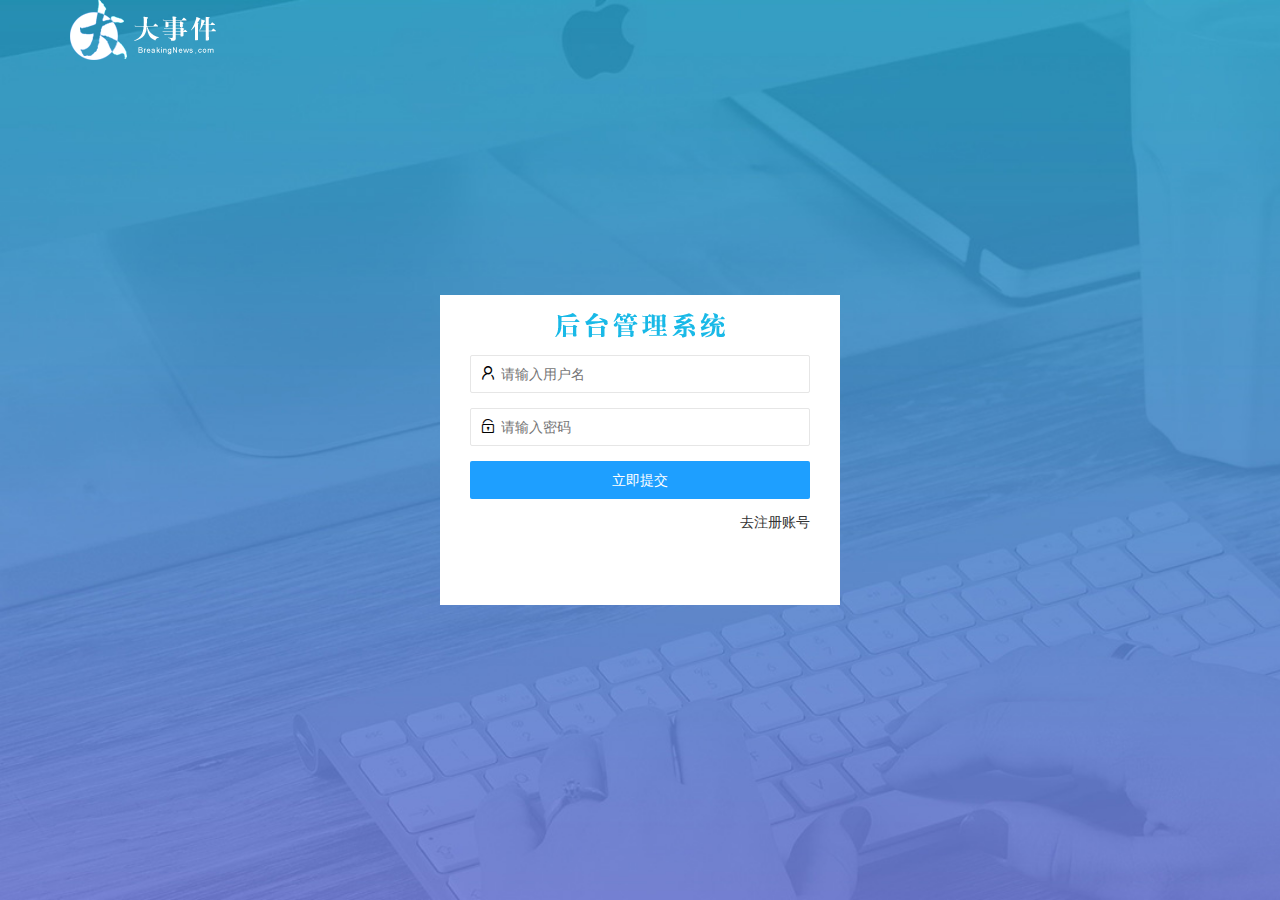
<file: login.html>
<!DOCTYPE html>
<html lang="en">

<head>
    <meta charset="UTF-8">
    <meta http-equiv="X-UA-Compatible" content="IE=edge">
    <meta name="viewport" content="width=device-width, initial-scale=1.0">
    <title>登录界面</title>
    <!-- 导入layui -->
    <link rel="stylesheet" href="./assets/lib/layui/css/layui.css">

    <!-- 导入自己的css样式 -->
    <link rel="stylesheet" href="./assets/css/login.css">

</head>

<body>
    <!-- 头部logo区域 -->
    <div class="layui-main">
        <img src="./assets/images/logo.png" alt="" />
    </div>

    <!-- 登录注册区域 -->
    <div class="login">

        <!-- 头部logo -->
        <div class="title-box"></div>

        <!-- 登录界面div -->
        <div class="login-box">

            <!-- 登录表单 -->
            <form class="layui-form" action="" id="form_login">

                <!-- 用户名 -->
                <div class="layui-form-item">
                    <i class="layui-icon layui-icon-username"></i>
                    <input type="text" name="username" required lay-verify="required" placeholder="请输入用户名" autocomplete="off" class="layui-input">
                </div>

                <!-- 密码 -->
                <div class="layui-form-item">
                    <i class="layui-icon layui-icon-password"></i>
                    <input type="password" name="password" required lay-verify="required|pwd" placeholder="请输入密码" autocomplete="off" class="layui-input">
                </div>

                <!-- 提交按钮 -->
                <!-- 注意 表单提交按钮和普通按钮的区别  就是 lay-submit -->
                <div class="layui-form-item">
                    <button class="layui-btn layui-btn-fluid layui-btn layui-btn-normal" lay-submit>立即提交</button>
                </div>

                <!-- 跳转到注册界面按钮 -->
                <div class="layui-form-item links">
                    <a href="javascript:;" id="link_reg">去注册账号</a>
                </div>
            </form>
        </div>


        <!-- 注册界面div -->
        <div class="reg-box">
            <form class="layui-form" action="" id="form_reg">

                <!-- 用户名 -->
                <div class="layui-form-item">
                    <i class="layui-icon layui-icon-username"></i>
                    <input type="text" name="username" required lay-verify="required" placeholder="请输入用户名" autocomplete="off" class="layui-input">
                </div>

                <!-- 密码 -->
                <div class="layui-form-item">
                    <i class="layui-icon layui-icon-password"></i>
                    <input type="password" name="password" required lay-verify="required|pwd" placeholder="请输入密码" autocomplete="off" class="layui-input">
                </div>

                <!-- 确认密码 -->
                <div class="layui-form-item">
                    <i class="layui-icon layui-icon-password"></i>
                    <input type="password" name="repassword" required lay-verify="required|pwd|repwd" placeholder="请再次输入密码" autocomplete="off" class="layui-input">
                </div>

                <!-- 提交按钮 -->
                <!-- 注意 表单提交按钮和普通按钮的区别  就是 lay-submit -->
                <div class="layui-form-item">
                    <button class="layui-btn layui-btn-fluid layui-btn layui-btn-normal" lay-submit>立即提交</button>
                </div>

                <!-- 跳转到登录界面按钮 -->
                <div class="layui-form-item links">
                    <a href="javascript:;" id="link_login">去登录</a>
                </div>
            </form>



        </div>
    </div>


    <!-- 声明一个注册div -->

    </div>

    <!-- 导入layui.js -->
    <script src="./assets/lib/layui/layui.all.js"></script>

    <!-- 导入jquery -->
    <script src="./assets/lib/jquery.js"></script>

    <!-- 导入自己封装的url拼接j脚本-->
    <script src="./assets/js/baseApi.js"></script>

    <!-- 导入自己的js -->
    <script src="./assets/js/login.js"></script>



</body>

</html>
</file>
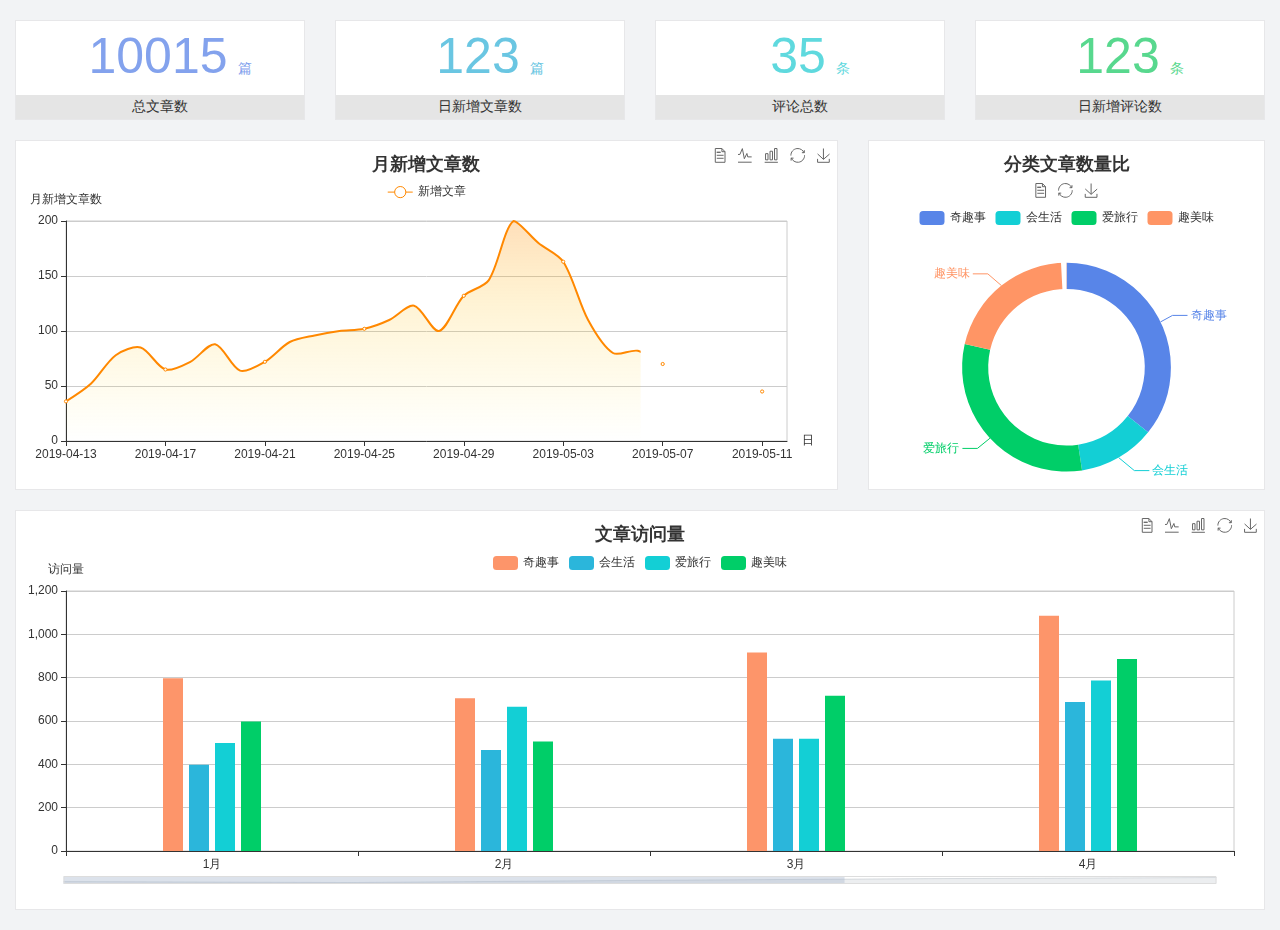
<file: home/dashboard.html>
<!DOCTYPE html>
<html lang="en">

<head>
    <meta charset="UTF-8">
    <meta name="viewport" content="width=device-width, initial-scale=1.0">
    <meta http-equiv="X-UA-Compatible" content="ie=edge">
    <title>图表统计</title>
    <link rel="stylesheet" href="../assets/lib/bootstrap.css" />
    <link rel="stylesheet" href="../assets/lib/main.css" />
    <script src="../assets/lib/jquery.js"></script>
    <script type="text/javascript" src="../assets/lib/echarts.min.js"></script>
</head>

<body>
    <div class="container-fluid">
        <div class="row spannel_list">
            <div class="col-sm-3 col-xs-6">
                <div class="spannel">
                    <em>10015</em><span>篇</span>
                    <b>总文章数</b>
                </div>
            </div>
            <div class="col-sm-3 col-xs-6">
                <div class="spannel scolor01">
                    <em>123</em><span>篇</span>
                    <b>日新增文章数</b>
                </div>
            </div>
            <div class="col-sm-3 col-xs-6">
                <div class="spannel scolor02">
                    <em>35</em><span>条</span>
                    <b>评论总数</b>
                </div>
            </div>
            <div class="col-sm-3 col-xs-6">
                <div class="spannel scolor03">
                    <em>123</em><span>条</span>
                    <b>日新增评论数</b>
                </div>
            </div>
        </div>
    </div>

    <div class="container-fluid">
        <div class="row curve-pie">
            <div class="col-lg-8 col-md-8">
                <div class="gragh_pannel" id="curve_show"></div>
            </div>
            <div class="col-lg-4 col-md-4">
                <div class="gragh_pannel" id="pie_show"></div>
            </div>
        </div>
    </div>

    <div class="container-fluid">
        <div class="column_pannel" id="column_show"></div>
    </div>

    <script>
        var oChart = echarts.init(document.getElementById('curve_show'));
        var aList_all = [{
            'count': 36,
            'date': '2019-04-13'
        }, {
            'count': 52,
            'date': '2019-04-14'
        }, {
            'count': 78,
            'date': '2019-04-15'
        }, {
            'count': 85,
            'date': '2019-04-16'
        }, {
            'count': 65,
            'date': '2019-04-17'
        }, {
            'count': 72,
            'date': '2019-04-18'
        }, {
            'count': 88,
            'date': '2019-04-19'
        }, {
            'count': 64,
            'date': '2019-04-20'
        }, {
            'count': 72,
            'date': '2019-04-21'
        }, {
            'count': 90,
            'date': '2019-04-22'
        }, {
            'count': 96,
            'date': '2019-04-23'
        }, {
            'count': 100,
            'date': '2019-04-24'
        }, {
            'count': 102,
            'date': '2019-04-25'
        }, {
            'count': 110,
            'date': '2019-04-26'
        }, {
            'count': 123,
            'date': '2019-04-27'
        }, {
            'count': 100,
            'date': '2019-04-28'
        }, {
            'count': 132,
            'date': '2019-04-29'
        }, {
            'count': 146,
            'date': '2019-04-30'
        }, {
            'count': 200,
            'date': '2019-05-01'
        }, {
            'count': 180,
            'date': '2019-05-02'
        }, {
            'count': 163,
            'date': '2019-05-03'
        }, {
            'count': 110,
            'date': '2019-05-04'
        }, {
            'count': 80,
            'date': '2019-05-05'
        }, {
            'count': 82,
            'date': '2019-05-06'
        }, {
            'count': 70,
            'date': '2019-05-07'
        }, {
            'count': 65,
            'date': '2019-05-08'
        }, {
            'count': 54,
            'date': '2019-05-09'
        }, {
            'count': 40,
            'date': '2019-05-10'
        }, {
            'count': 45,
            'date': '2019-05-11'
        }, {
            'count': 38,
            'date': '2019-05-12'
        }, ];

        let aCount = [];
        let aDate = [];

        for (var i = 0; i < aList_all.length; i++) {
            aCount.push(aList_all[i].count);
            aDate.push(aList_all[i].date);
        }

        var chartopt = {
            title: {
                text: '月新增文章数',
                left: 'center',
                top: '10'
            },
            tooltip: {
                trigger: 'axis'
            },
            legend: {
                data: ['新增文章'],
                top: '40'
            },
            toolbox: {
                show: true,
                feature: {
                    mark: {
                        show: true
                    },
                    dataView: {
                        show: true,
                        readOnly: false
                    },
                    magicType: {
                        show: true,
                        type: ['line', 'bar']
                    },
                    restore: {
                        show: true
                    },
                    saveAsImage: {
                        show: true
                    }
                }
            },
            calculable: true,
            xAxis: [{
                name: '日',
                type: 'category',
                boundaryGap: false,
                data: aDate
            }],
            yAxis: [{
                name: '月新增文章数',
                type: 'value'
            }],
            series: [{
                name: '新增文章',
                type: 'line',
                smooth: true,
                itemStyle: {
                    normal: {
                        areaStyle: {
                            type: 'default'
                        },
                        color: '#f80'
                    },
                    lineStyle: {
                        color: '#f80'
                    }
                },
                data: aCount
            }],
            areaStyle: {
                normal: {
                    color: new echarts.graphic.LinearGradient(0, 0, 0, 1, [{
                        offset: 0,
                        color: 'rgba(255,136,0,0.39)'
                    }, {
                        offset: .34,
                        color: 'rgba(255,180,0,0.25)'
                    }, {
                        offset: 1,
                        color: 'rgba(255,222,0,0.00)'
                    }])

                }
            },
            grid: {
                show: true,
                x: 50,
                x2: 50,
                y: 80,
                height: 220
            }
        };

        oChart.setOption(chartopt);


        var oPie = echarts.init(document.getElementById('pie_show'));
        var oPieopt = {
            title: {
                top: 10,
                text: '分类文章数量比',
                x: 'center'
            },
            tooltip: {
                trigger: 'item',
                formatter: "{a} <br/>{b} : {c} ({d}%)"
            },
            color: ['#5885e8', '#13cfd5', '#00ce68', '#ff9565'],
            legend: {
                x: 'center',
                top: 65,
                data: ['奇趣事', '会生活', '爱旅行', '趣美味']
            },
            toolbox: {
                show: true,
                x: 'center',
                top: 35,
                feature: {
                    mark: {
                        show: true
                    },
                    dataView: {
                        show: true,
                        readOnly: false
                    },
                    magicType: {
                        show: true,
                        type: ['pie', 'funnel'],
                        option: {
                            funnel: {
                                x: '25%',
                                width: '50%',
                                funnelAlign: 'left',
                                max: 1548
                            }
                        }
                    },
                    restore: {
                        show: true
                    },
                    saveAsImage: {
                        show: true
                    }
                }
            },
            calculable: true,
            series: [{
                name: '访问来源',
                type: 'pie',
                radius: ['45%', '60%'],
                center: ['50%', '65%'],
                data: [{
                    value: 300,
                    name: '奇趣事'
                }, {
                    value: 100,
                    name: '会生活'
                }, {
                    value: 260,
                    name: '爱旅行'
                }, {
                    value: 180,
                    name: '趣美味'
                }]
            }]
        };
        oPie.setOption(oPieopt);



        var oColumn = this.echarts.init(document.getElementById('column_show'));
        var oColumnopt = {
            title: {
                text: '文章访问量',
                left: 'center',
                top: '10'
            },
            tooltip: {
                trigger: 'axis'
            },
            legend: {
                data: ['奇趣事', '会生活', '爱旅行', '趣美味'],
                top: '40'
            },
            toolbox: {
                show: true,
                feature: {
                    mark: {
                        show: true
                    },
                    dataView: {
                        show: true,
                        readOnly: false
                    },
                    magicType: {
                        show: true,
                        type: ['line', 'bar']
                    },
                    restore: {
                        show: true
                    },
                    saveAsImage: {
                        show: true
                    }
                }
            },
            calculable: true,
            xAxis: [{
                type: 'category',
                data: ['1月', '2月', '3月', '4月', '5月']
            }],
            yAxis: [{
                name: '访问量',
                type: 'value'
            }],
            series: [{
                name: '奇趣事',
                type: 'bar',
                barWidth: 20,
                itemStyle: {
                    normal: {
                        areaStyle: {
                            type: 'default'
                        },
                        color: '#fd956a'
                    }
                },
                data: [800, 708, 920, 1090, 1200]
            }, {
                name: '会生活',
                type: 'bar',
                barWidth: 20,
                itemStyle: {
                    normal: {
                        areaStyle: {
                            type: 'default'
                        },
                        color: '#2bb6db'
                    }
                },
                data: [400, 468, 520, 690, 800]
            }, {
                name: '爱旅行',
                type: 'bar',
                barWidth: 20,
                itemStyle: {
                    normal: {
                        areaStyle: {
                            type: 'default'
                        },
                        color: '#13cfd5'
                    }
                },
                data: [500, 668, 520, 790, 900]
            }, {
                name: '趣美味',
                type: 'bar',
                barWidth: 20,
                itemStyle: {
                    normal: {
                        areaStyle: {
                            type: 'default'
                        },
                        color: '#00ce68'
                    }
                },
                data: [600, 508, 720, 890, 1000]
            }],
            grid: {
                show: true,
                x: 50,
                x2: 30,
                y: 80,
                height: 260
            },
            dataZoom: [ //给x轴设置滚动条
                {
                    start: 0, //默认为0
                    end: 100 - 1000 / 31, //默认为100
                    type: 'slider',
                    show: true,
                    xAxisIndex: [0],
                    handleSize: 0, //滑动条的 左右2个滑动条的大小
                    height: 8, //组件高度
                    left: 45, //左边的距离
                    right: 50, //右边的距离
                    bottom: 26, //右边的距离
                    handleColor: '#ddd', //h滑动图标的颜色
                    handleStyle: {
                        borderColor: "#cacaca",
                        borderWidth: "1",
                        shadowBlur: 2,
                        background: "#ddd",
                        shadowColor: "#ddd",
                    }
                }
            ]
        };
        oColumn.setOption(oColumnopt);
    </script>
</body>

</html>
</file>
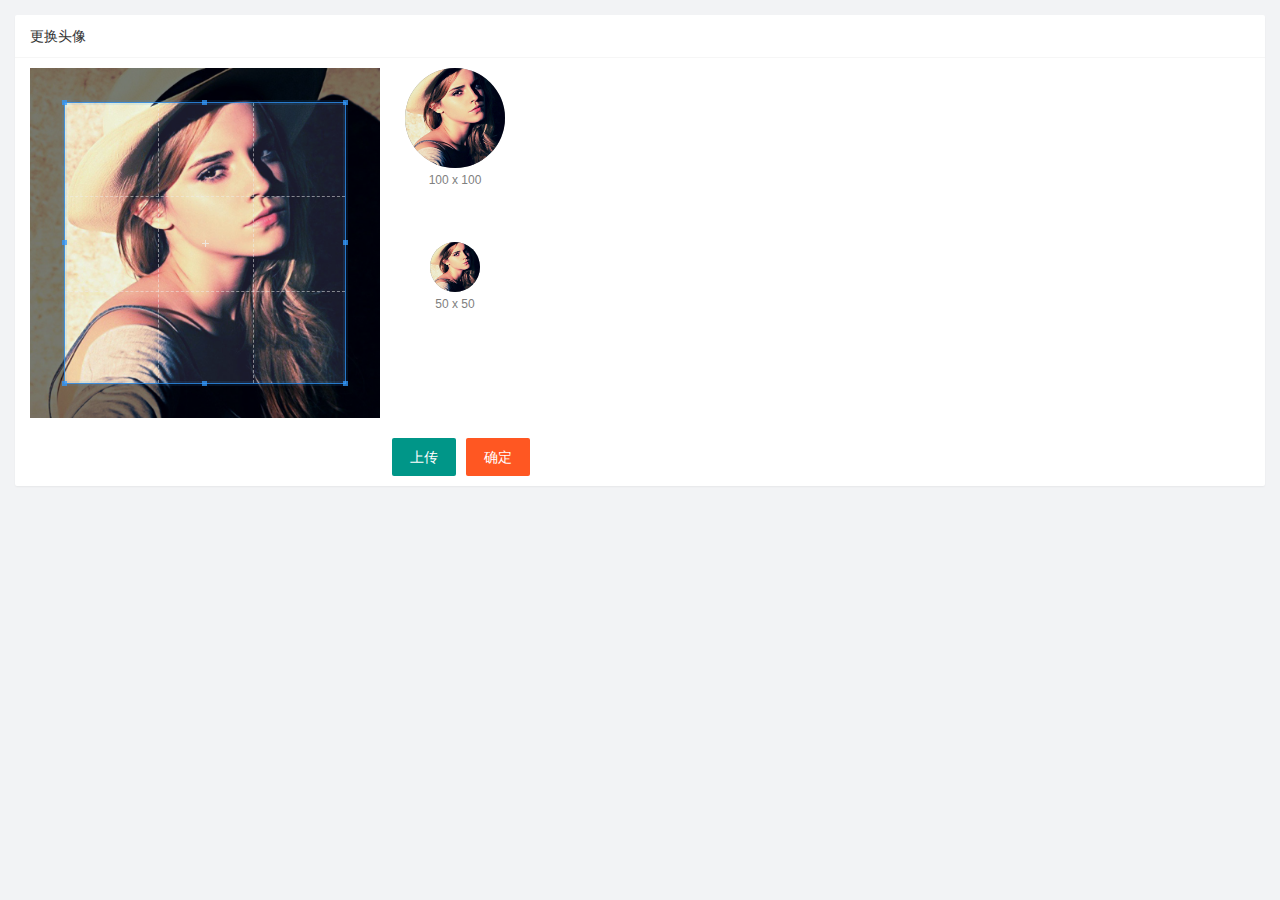
<file: user/user_avatar.html>
<!DOCTYPE html>
<html lang="en">

<head>
    <meta charset="UTF-8">
    <meta http-equiv="X-UA-Compatible" content="IE=edge">
    <meta name="viewport" content="width=device-width, initial-scale=1.0">
    <title>上传头像页面</title>

    <!-- 导入cropper插件 -->
    <link rel="stylesheet" href="../assets/lib/cropper/cropper.css" />
    <!-- 导入layui的样式 -->
    <link rel="stylesheet" href="../assets/lib/layui/css/layui.css">
    <!-- 导入自己的样式 -->
    <link rel="stylesheet" href="../assets/css/user_avatar.css">

</head>

<body>

    <div class="layui-card">
        <a href=""></a>
        <div class="layui-card-header">更换头像</div>
        <div class="layui-card-body">
            <!-- 第一行的图片裁剪和预览区域 -->
            <div class="row1">
                <!-- 图片裁剪区域 -->
                <div class="cropper-box">
                    <!-- 这个 img 标签很重要，将来会把它初始化为裁剪区域 -->
                    <img id="image" src="..//assets/images/sample.jpg" />
                </div>
                <!-- 图片的预览区域 -->
                <div class="preview-box">
                    <div>
                        <!-- 宽高为 100px 的预览区域 -->
                        <div class="img-preview w100"></div>
                        <p class="size">100 x 100</p>
                    </div>
                    <div>
                        <!-- 宽高为 50px 的预览区域 -->
                        <div class="img-preview w50"></div>
                        <p class="size">50 x 50</p>
                    </div>
                </div>
            </div>

            <!-- 第二行的按钮区域 -->
            <div class="row2">
                <!-- 文件上传框  已经隐藏 -->
                <!-- 通过accept 属性  可以指定文件上传的类型 -->
                <input type="file" id="file" accept="image/png,image/jpg">
                <button type="button" class="layui-btn" id="btn_sub">上传</button>
                <button type="button" class="layui-btn layui-btn-danger" id="btnUpload">确定</button>
            </div>
        </div>
    </div>

    <!-- 导入jquery请求 -->
    <script src="../assets/lib/jquery.js"></script>

    <!-- 导入cropper插相关插件 -->
    <script src="../assets/lib/cropper/Cropper.js"></script>
    <script src="../assets/lib/cropper/jquery-cropper.js"></script>
    <!-- 导入layui的js -->
    <script src="../assets/lib/layui/layui.all.js"></script>
    <!-- 导入baseAPi -->
    <script src="../assets/js/baseApi.js"></script>
    <!-- 导入自己的js -->
    <script src="../assets/js/user_avatar.js"></script>
</body>

</html>
</file>
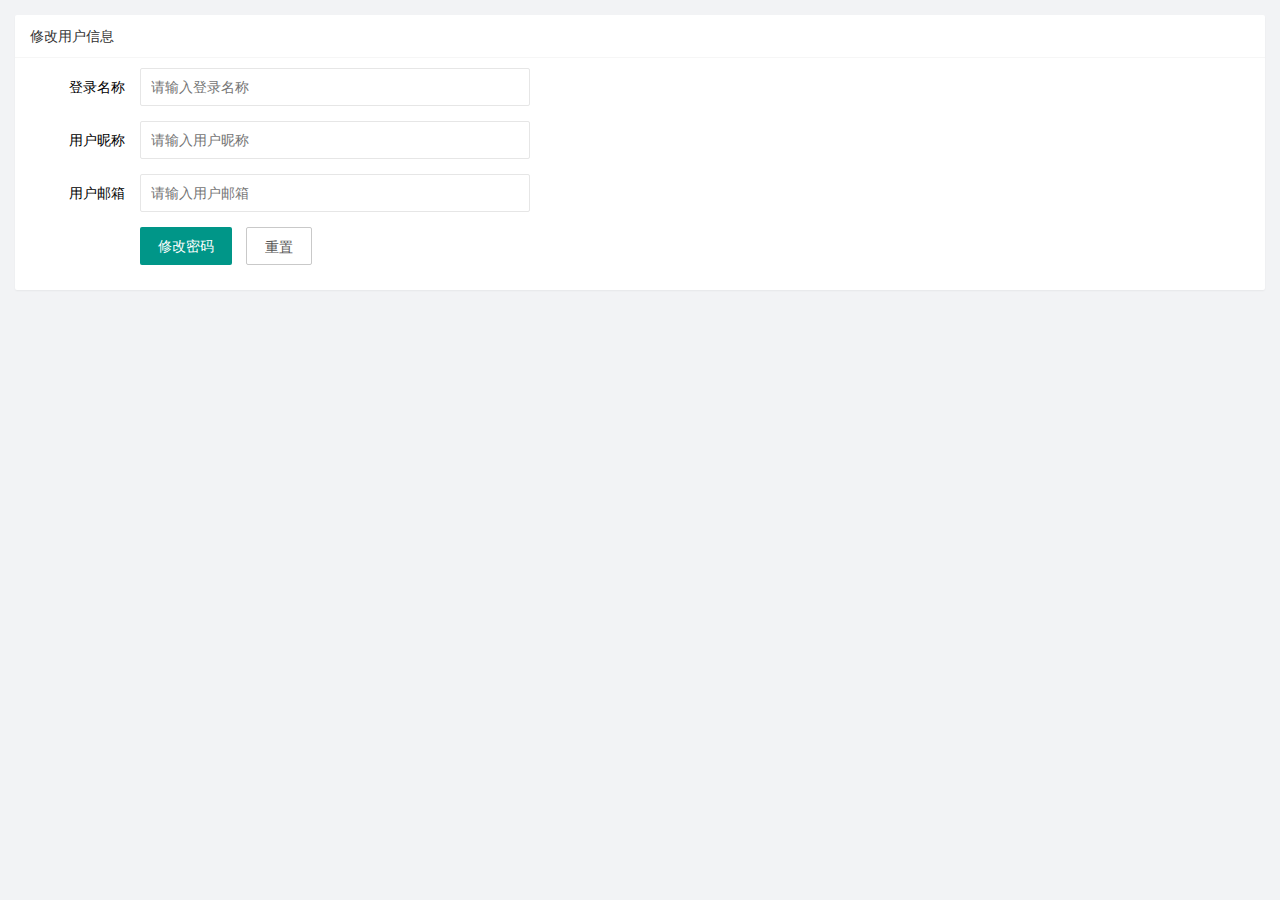
<file: user/user_info.html>
<!DOCTYPE html>
<html lang="en">

<head>
    <meta charset="UTF-8">
    <meta http-equiv="X-UA-Compatible" content="IE=edge">
    <meta name="viewport" content="width=device-width, initial-scale=1.0">
    <title>个人中心</title>
    <!-- 导入layui的样式 -->
    <link rel="stylesheet" href="../assets/lib/layui/css/layui.css">

    <!-- 导入自己样式 -->
    <link rel="stylesheet" href="../assets/css/user_info.css">
</head>

<body>

    <!-- 卡片区域 -->
    <div class="layui-card">
        <div class="layui-card-header">修改用户信息</div>

        <!-- body区域 -->
        <div class="layui-card-body">
            <form class="layui-form" action="" lay-filter="formUser">
                <div class="layui-form-item">

                    <!-- 登录名称 -->
                    <label class="layui-form-label">登录名称</label>
                    <div class="layui-input-block">
                        <input type="text" name="username" required lay-verify="required" placeholder="请输入登录名称" autocomplete="off" class="layui-input" readonly>
                    </div>
                </div>

                <!-- 登录名隐藏域名 -->
                <input type="hidden" name="id">

                <div class="layui-form-item">
                    <label class="layui-form-label">用户昵称</label>
                    <div class="layui-input-block">
                        <input type="text" name="nickname" required lay-verify="required|nickname" placeholder="请输入用户昵称" autocomplete="off" class="layui-input">
                    </div>
                </div>

                <!-- 输入框 -->
                <div class="layui-form-item">
                    <label class="layui-form-label">用户邮箱</label>
                    <div class="layui-input-block">
                        <input type="text" name="email" required lay-verify="required|email" placeholder="请输入用户邮箱" autocomplete="off" class="layui-input">
                    </div>
                </div>

                <!-- 提交和重置 -->
                <div class="layui-form-item">
                    <div class="layui-input-block">
                        <button class="layui-btn" lay-submit lay-filter="formDemo" id="btnSubmit">修改密码</button>
                        <button type="reset" class="layui-btn layui-btn-primary" id="btnReset">重置</button>
                    </div>
                </div>
            </form>
        </div>
    </div>

    <!-- 导入layui的js -->
    <script src="../assets/lib/layui/layui.all.js"></script>

    <!-- 导入jquery函数 -->
    <script src="../assets/lib/jquery.js"></script>

    <!-- 导入自动拼接url地址的脚本 -->
    <script src="../assets/js/baseApi.js"></script>

    <!-- 导入自己的js -->
    <script src="../assets/js/user_info.js"></script>
</body>

</html>
</file>
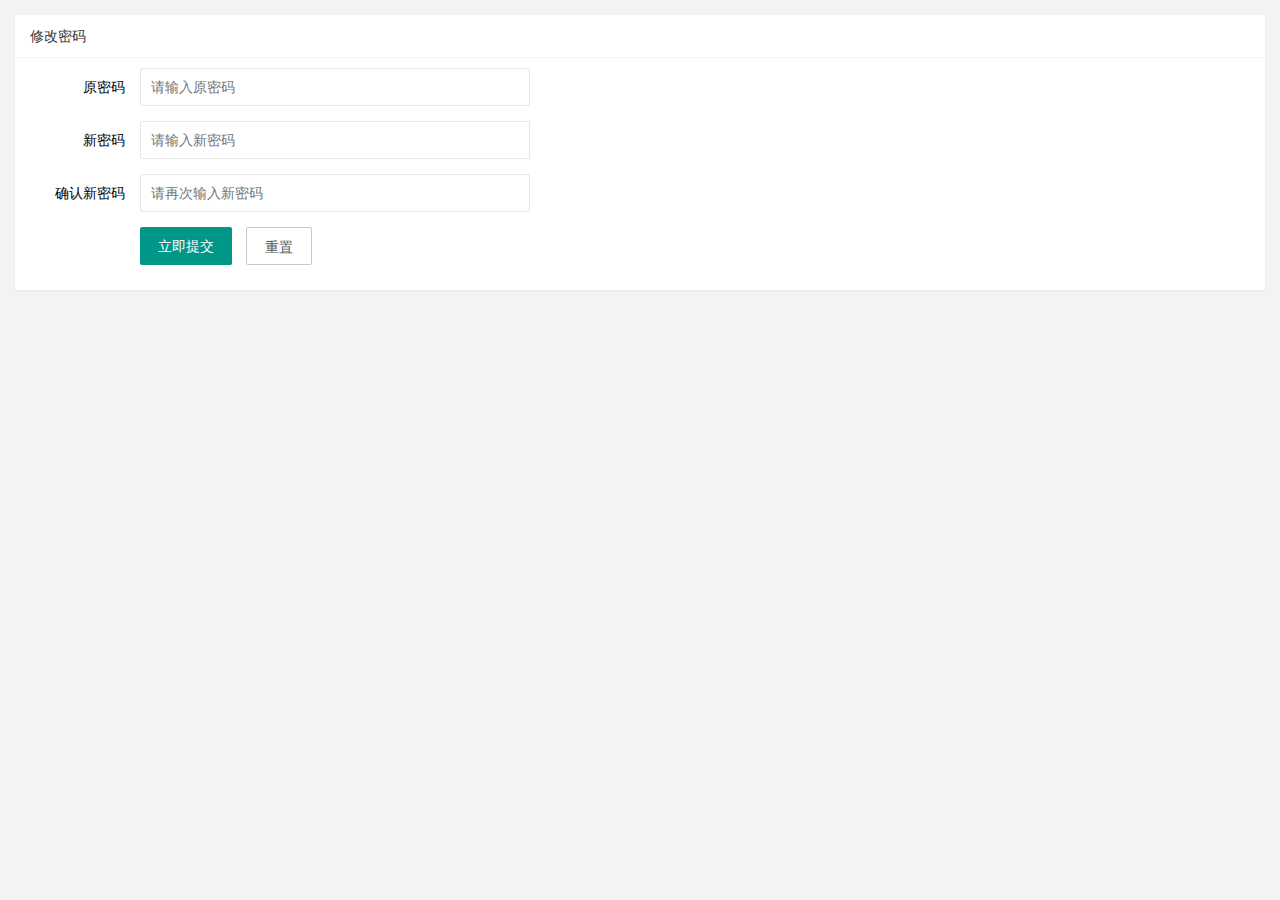
<file: user/user_pwd.html>
<!DOCTYPE html>
<html lang="en">

<head>
    <meta charset="UTF-8">
    <meta http-equiv="X-UA-Compatible" content="IE=edge">
    <meta name="viewport" content="width=device-width, initial-scale=1.0">
    <title>密码重置页面</title>
    <!-- 导入layui的样式 -->
    <link rel="stylesheet" href="../assets/lib/layui/css/layui.css">
    <!-- 导入自己的样式 -->
    <link rel="stylesheet" href="../assets/css/user_pwd.css">
</head>

<body>
    <div class="layui-card">
        <div class="layui-card-header">修改密码</div>
        <div class="layui-card-body">
            <form class="layui-form" action="">
                <!-- 原密码 -->
                <div class="layui-form-item">
                    <label class="layui-form-label">原密码</label>
                    <div class="layui-input-block">
                        <input type="password" name="oldPwd" required lay-verify="required|pwd" placeholder="请输入原密码" autocomplete="off" class="layui-input">
                    </div>
                </div>

                <!-- 新密码 -->
                <div class="layui-form-item">
                    <label class="layui-form-label">新密码</label>
                    <div class="layui-input-block">
                        <input type="password" name="newPwd" required lay-verify="required|pwd|samPwd" placeholder="请输入新密码" autocomplete="off" class="layui-input">
                    </div>
                </div>

                <!-- 确认新密码 -->
                <div class="layui-form-item">
                    <label class="layui-form-label">确认新密码</label>
                    <div class="layui-input-block">
                        <input type="password" name="rePwd" required lay-verify="required|pwd|rePwd" placeholder="请再次输入新密码" autocomplete="off" class="layui-input">
                    </div>
                </div>

                <!-- 提交修改 -->
                <div class="layui-form-item">
                    <div class="layui-input-block">
                        <button class="layui-btn" lay-submit lay-filter="formDemo">立即提交</button>
                        <button type="reset" class="layui-btn layui-btn-primary">重置</button>
                    </div>
            </form>

            </div>
        </div>


        <!-- 导入layui的js -->
        <script src="../assets/lib/layui/layui.all.js"></script>

        <!-- 导入jquery函数 -->
        <script src="../assets/lib/jquery.js"></script>

        <!-- 导入自动拼接脚本baseAPi -->
        <script src="../assets/js/baseApi.js"></script>

        <!-- 导入自己的js -->
        <script src="../assets/js/user_pwd.js"></script>
</body>

</html>
</file>
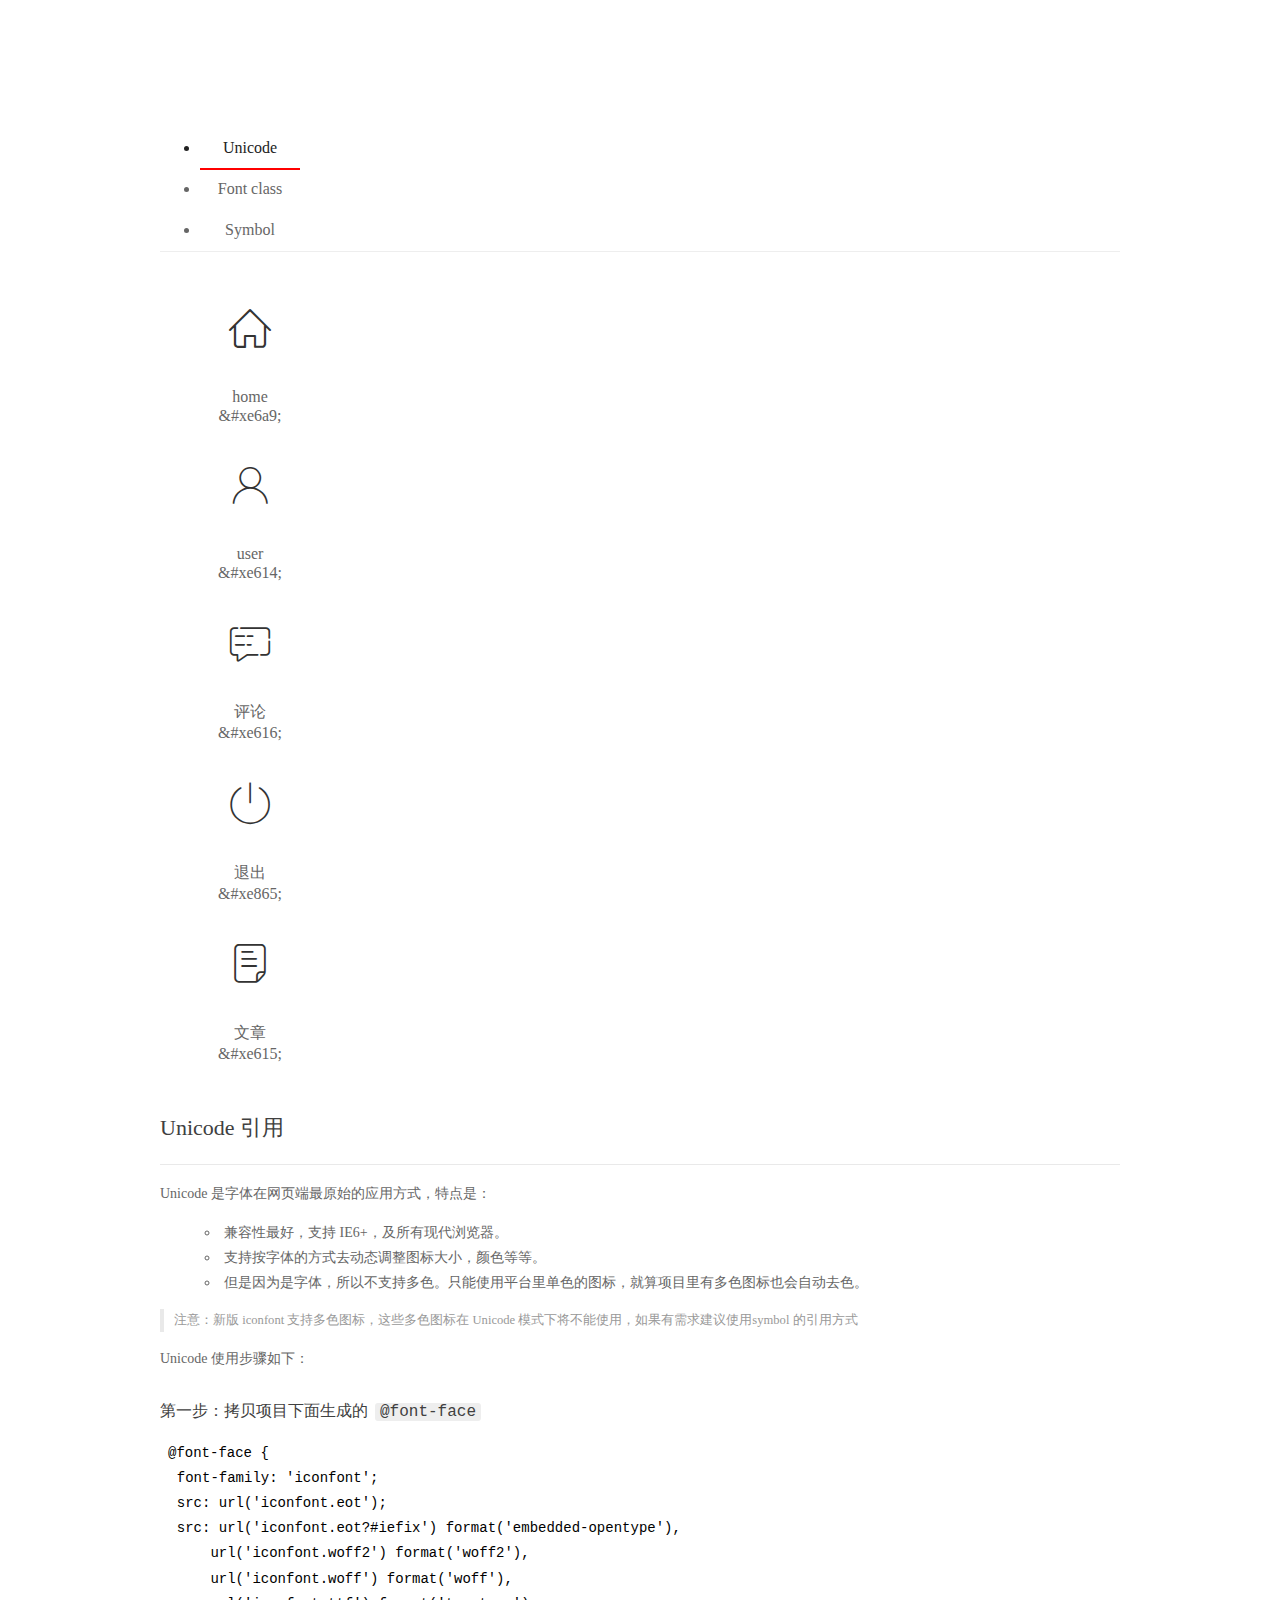
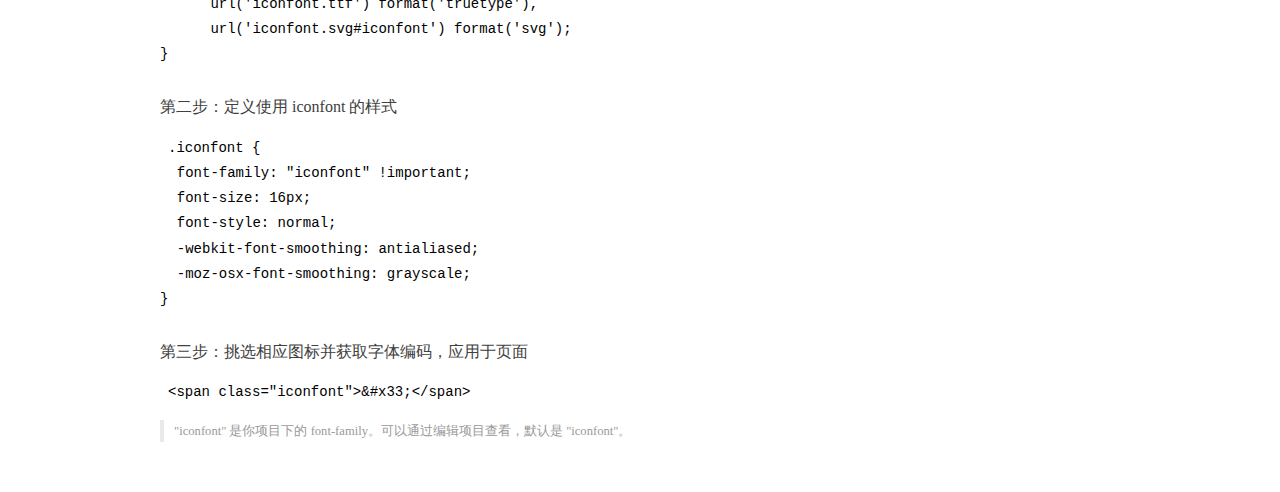
<file: assets/fonts/demo_index.html>
<!DOCTYPE html>
<html>

<head>
    <meta charset="utf-8" />
    <title>IconFont Demo</title>
    <link rel="shortcut icon" href="https://gtms04.alicdn.com/tps/i4/TB1_oz6GVXXXXaFXpXXJDFnIXXX-64-64.ico" type="image/x-icon" />
    <link rel="stylesheet" href="https://g.alicdn.com/thx/cube/1.3.2/cube.min.css">
    <link rel="stylesheet" href="demo.css">
    <link rel="stylesheet" href="iconfont.css">
    <script src="iconfont.js"></script>
    <!-- 导入第三方图标库 -->
    <link rel="stylesheet" href="./iconfont.css">


    <!-- jQuery -->
    <script src="https://a1.alicdn.com/oss/uploads/2018/12/26/7bfddb60-08e8-11e9-9b04-53e73bb6408b.js"></script>
    <!-- 代码高亮 -->
    <script src="https://a1.alicdn.com/oss/uploads/2018/12/26/a3f714d0-08e6-11e9-8a15-ebf944d7534c.js"></script>
</head>

<body>
    <div class="main">
        <h1 class="logo"><a href="https://www.iconfont.cn/" title="iconfont 首页" target="_blank">&#xe86b;</a></h1>
        <div class="nav-tabs">
            <ul id="tabs" class="dib-box">
                <li class="dib active"><span>Unicode</span></li>
                <li class="dib"><span>Font class</span></li>
                <li class="dib"><span>Symbol</span></li>
            </ul>

        </div>
        <div class="tab-container">
            <div class="content unicode" style="display: block;">
                <ul class="icon_lists dib-box">

                    <li class="dib">
                        <span class="icon iconfont">&#xe6a9;</span>
                        <div class="name">home</div>
                        <div class="code-name">&amp;#xe6a9;</div>
                    </li>

                    <li class="dib">
                        <span class="icon iconfont">&#xe614;</span>
                        <div class="name">user</div>
                        <div class="code-name">&amp;#xe614;</div>
                    </li>

                    <li class="dib">
                        <span class="icon iconfont">&#xe616;</span>
                        <div class="name">评论</div>
                        <div class="code-name">&amp;#xe616;</div>
                    </li>

                    <li class="dib">
                        <span class="icon iconfont">&#xe865;</span>
                        <div class="name">退出</div>
                        <div class="code-name">&amp;#xe865;</div>
                    </li>

                    <li class="dib">
                        <span class="icon iconfont">&#xe615;</span>
                        <div class="name">文章</div>
                        <div class="code-name">&amp;#xe615;</div>
                    </li>

                </ul>
                <div class="article markdown">
                    <h2 id="unicode-">Unicode 引用</h2>
                    <hr>

                    <p>Unicode 是字体在网页端最原始的应用方式，特点是：</p>
                    <ul>
                        <li>兼容性最好，支持 IE6+，及所有现代浏览器。</li>
                        <li>支持按字体的方式去动态调整图标大小，颜色等等。</li>
                        <li>但是因为是字体，所以不支持多色。只能使用平台里单色的图标，就算项目里有多色图标也会自动去色。</li>
                    </ul>
                    <blockquote>
                        <p>注意：新版 iconfont 支持多色图标，这些多色图标在 Unicode 模式下将不能使用，如果有需求建议使用symbol 的引用方式</p>
                    </blockquote>
                    <p>Unicode 使用步骤如下：</p>
                    <h3 id="-font-face">第一步：拷贝项目下面生成的 <code>@font-face</code></h3>
                    <pre><code class="language-css"
>@font-face {
  font-family: 'iconfont';
  src: url('iconfont.eot');
  src: url('iconfont.eot?#iefix') format('embedded-opentype'),
      url('iconfont.woff2') format('woff2'),
      url('iconfont.woff') format('woff'),
      url('iconfont.ttf') format('truetype'),
      url('iconfont.svg#iconfont') format('svg');
}
</code></pre>
                    <h3 id="-iconfont-">第二步：定义使用 iconfont 的样式</h3>
                    <pre><code class="language-css"
>.iconfont {
  font-family: "iconfont" !important;
  font-size: 16px;
  font-style: normal;
  -webkit-font-smoothing: antialiased;
  -moz-osx-font-smoothing: grayscale;
}
</code></pre>
                    <h3 id="-">第三步：挑选相应图标并获取字体编码，应用于页面</h3>
                    <pre>
<code class="language-html"
>&lt;span class="iconfont"&gt;&amp;#x33;&lt;/span&gt;
</code></pre>
                    <blockquote>
                        <p>"iconfont" 是你项目下的 font-family。可以通过编辑项目查看，默认是 "iconfont"。</p>
                    </blockquote>
                </div>
            </div>
            <div class="content font-class">
                <ul class="icon_lists dib-box">

                    <li class="dib">
                        <span class="icon iconfont icon-home"></span>
                        <div class="name">
                            home
                        </div>
                        <div class="code-name">.icon-home
                        </div>
                    </li>

                    <li class="dib">
                        <span class="icon iconfont icon-user"></span>
                        <div class="name">
                            user
                        </div>
                        <div class="code-name">.icon-user
                        </div>
                    </li>

                    <li class="dib">
                        <span class="icon iconfont icon-pinglun"></span>
                        <div class="name">
                            评论
                        </div>
                        <div class="code-name">.icon-pinglun
                        </div>
                    </li>

                    <li class="dib">
                        <span class="icon iconfont icon-tuichu"></span>
                        <div class="name">
                            退出
                        </div>
                        <div class="code-name">.icon-tuichu
                        </div>
                    </li>

                    <li class="dib">
                        <span class="icon iconfont icon-16"></span>
                        <div class="name">
                            文章
                        </div>
                        <div class="code-name">.icon-16
                        </div>
                    </li>

                </ul>
                <div class="article markdown">
                    <h2 id="font-class-">font-class 引用</h2>
                    <hr>

                    <p>font-class 是 Unicode 使用方式的一种变种，主要是解决 Unicode 书写不直观，语意不明确的问题。</p>
                    <p>与 Unicode 使用方式相比，具有如下特点：</p>
                    <ul>
                        <li>兼容性良好，支持 IE8+，及所有现代浏览器。</li>
                        <li>相比于 Unicode 语意明确，书写更直观。可以很容易分辨这个 icon 是什么。</li>
                        <li>因为使用 class 来定义图标，所以当要替换图标时，只需要修改 class 里面的 Unicode 引用。</li>
                        <li>不过因为本质上还是使用的字体，所以多色图标还是不支持的。</li>
                    </ul>
                    <p>使用步骤如下：</p>
                    <h3 id="-fontclass-">第一步：引入项目下面生成的 fontclass 代码：</h3>
                    <pre><code class="language-html">&lt;link rel="stylesheet" href="./iconfont.css"&gt;
</code></pre>
                    <h3 id="-">第二步：挑选相应图标并获取类名，应用于页面：</h3>
                    <pre><code class="language-html">&lt;span class="iconfont icon-xxx"&gt;&lt;/span&gt;
</code></pre>
                    <blockquote>
                        <p>" iconfont" 是你项目下的 font-family。可以通过编辑项目查看，默认是 "iconfont"。</p>
                    </blockquote>
                </div>
            </div>
            <div class="content symbol">
                <ul class="icon_lists dib-box">

                    <li class="dib">
                        <svg class="icon svg-icon" aria-hidden="true">
                  <use xlink:href="#icon-home"></use>
                </svg>
                        <div class="name">home</div>
                        <div class="code-name">#icon-home</div>
                    </li>

                    <li class="dib">
                        <svg class="icon svg-icon" aria-hidden="true">
                  <use xlink:href="#icon-user"></use>
                </svg>
                        <div class="name">user</div>
                        <div class="code-name">#icon-user</div>
                    </li>

                    <li class="dib">
                        <svg class="icon svg-icon" aria-hidden="true">
                  <use xlink:href="#icon-pinglun"></use>
                </svg>
                        <div class="name">评论</div>
                        <div class="code-name">#icon-pinglun</div>
                    </li>

                    <li class="dib">
                        <svg class="icon svg-icon" aria-hidden="true">
                  <use xlink:href="#icon-tuichu"></use>
                </svg>
                        <div class="name">退出</div>
                        <div class="code-name">#icon-tuichu</div>
                    </li>

                    <li class="dib">
                        <svg class="icon svg-icon" aria-hidden="true">
                  <use xlink:href="#icon-16"></use>
                </svg>
                        <div class="name">文章</div>
                        <div class="code-name">#icon-16</div>
                    </li>

                </ul>
                <div class="article markdown">
                    <h2 id="symbol-">Symbol 引用</h2>
                    <hr>

                    <p>这是一种全新的使用方式，应该说这才是未来的主流，也是平台目前推荐的用法。相关介绍可以参考这篇<a href="">文章</a> 这种用法其实是做了一个 SVG 的集合，与另外两种相比具有如下特点：</p>
                    <ul>
                        <li>支持多色图标了，不再受单色限制。</li>
                        <li>通过一些技巧，支持像字体那样，通过 <code>font-size</code>, <code>color</code> 来调整样式。</li>
                        <li>兼容性较差，支持 IE9+，及现代浏览器。</li>
                        <li>浏览器渲染 SVG 的性能一般，还不如 png。</li>
                    </ul>
                    <p>使用步骤如下：</p>
                    <h3 id="-symbol-">第一步：引入项目下面生成的 symbol 代码：</h3>
                    <pre><code class="language-html">&lt;script src="./iconfont.js"&gt;&lt;/script&gt;
</code></pre>
                    <h3 id="-css-">第二步：加入通用 CSS 代码（引入一次就行）：</h3>
                    <pre><code class="language-html">&lt;style&gt;
.icon {
  width: 1em;
  height: 1em;
  vertical-align: -0.15em;
  fill: currentColor;
  overflow: hidden;
}
&lt;/style&gt;
</code></pre>
                    <h3 id="-">第三步：挑选相应图标并获取类名，应用于页面：</h3>
                    <pre><code class="language-html">&lt;svg class="icon" aria-hidden="true"&gt;
  &lt;use xlink:href="#icon-xxx"&gt;&lt;/use&gt;
&lt;/svg&gt;
</code></pre>
                </div>
            </div>

        </div>
    </div>
    <script>
        $(document).ready(function() {
            $('.tab-container .content:first').show()

            $('#tabs li').click(function(e) {
                var tabContent = $('.tab-container .content')
                var index = $(this).index()

                if ($(this).hasClass('active')) {
                    return
                } else {
                    $('#tabs li').removeClass('active')
                    $(this).addClass('active')

                    tabContent.hide().eq(index).fadeIn()
                }
            })
        })
    </script>
</body>

</html>
</file>
<file: assets/lib/layui/css/layui.css>
/** layui-v2.5.5 MIT License By https://www.layui.com */
 .layui-inline,img{display:inline-block;vertical-align:middle}h1,h2,h3,h4,h5,h6{font-weight:400}.layui-edge,.layui-header,.layui-inline,.layui-main{position:relative}.layui-body,.layui-edge,.layui-elip{overflow:hidden}.layui-btn,.layui-edge,.layui-inline,img{vertical-align:middle}.layui-btn,.layui-disabled,.layui-icon,.layui-unselect{-moz-user-select:none;-webkit-user-select:none;-ms-user-select:none}.layui-elip,.layui-form-checkbox span,.layui-form-pane .layui-form-label{text-overflow:ellipsis;white-space:nowrap}.layui-breadcrumb,.layui-tree-btnGroup{visibility:hidden}blockquote,body,button,dd,div,dl,dt,form,h1,h2,h3,h4,h5,h6,input,li,ol,p,pre,td,textarea,th,ul{margin:0;padding:0;-webkit-tap-highlight-color:rgba(0,0,0,0)}a:active,a:hover{outline:0}img{border:none}li{list-style:none}table{border-collapse:collapse;border-spacing:0}h4,h5,h6{font-size:100%}button,input,optgroup,option,select,textarea{font-family:inherit;font-size:inherit;font-style:inherit;font-weight:inherit;outline:0}pre{white-space:pre-wrap;white-space:-moz-pre-wrap;white-space:-pre-wrap;white-space:-o-pre-wrap;word-wrap:break-word}body{line-height:24px;font:14px Helvetica Neue,Helvetica,PingFang SC,Tahoma,Arial,sans-serif}hr{height:1px;margin:10px 0;border:0;clear:both}a{color:#333;text-decoration:none}a:hover{color:#777}a cite{font-style:normal;*cursor:pointer}.layui-border-box,.layui-border-box *{box-sizing:border-box}.layui-box,.layui-box *{box-sizing:content-box}.layui-clear{clear:both;*zoom:1}.layui-clear:after{content:'\20';clear:both;*zoom:1;display:block;height:0}.layui-inline{*display:inline;*zoom:1}.layui-edge{display:inline-block;width:0;height:0;border-width:6px;border-style:dashed;border-color:transparent}.layui-edge-top{top:-4px;border-bottom-color:#999;border-bottom-style:solid}.layui-edge-right{border-left-color:#999;border-left-style:solid}.layui-edge-bottom{top:2px;border-top-color:#999;border-top-style:solid}.layui-edge-left{border-right-color:#999;border-right-style:solid}.layui-disabled,.layui-disabled:hover{color:#d2d2d2!important;cursor:not-allowed!important}.layui-circle{border-radius:100%}.layui-show{display:block!important}.layui-hide{display:none!important}@font-face{font-family:layui-icon;src:url(../font/iconfont.eot?v=250);src:url(../font/iconfont.eot?v=250#iefix) format('embedded-opentype'),url(../font/iconfont.woff2?v=250) format('woff2'),url(../font/iconfont.woff?v=250) format('woff'),url(../font/iconfont.ttf?v=250) format('truetype'),url(../font/iconfont.svg?v=250#layui-icon) format('svg')}.layui-icon{font-family:layui-icon!important;font-size:16px;font-style:normal;-webkit-font-smoothing:antialiased;-moz-osx-font-smoothing:grayscale}.layui-icon-reply-fill:before{content:"\e611"}.layui-icon-set-fill:before{content:"\e614"}.layui-icon-menu-fill:before{content:"\e60f"}.layui-icon-search:before{content:"\e615"}.layui-icon-share:before{content:"\e641"}.layui-icon-set-sm:before{content:"\e620"}.layui-icon-engine:before{content:"\e628"}.layui-icon-close:before{content:"\1006"}.layui-icon-close-fill:before{content:"\1007"}.layui-icon-chart-screen:before{content:"\e629"}.layui-icon-star:before{content:"\e600"}.layui-icon-circle-dot:before{content:"\e617"}.layui-icon-chat:before{content:"\e606"}.layui-icon-release:before{content:"\e609"}.layui-icon-list:before{content:"\e60a"}.layui-icon-chart:before{content:"\e62c"}.layui-icon-ok-circle:before{content:"\1005"}.layui-icon-layim-theme:before{content:"\e61b"}.layui-icon-table:before{content:"\e62d"}.layui-icon-right:before{content:"\e602"}.layui-icon-left:before{content:"\e603"}.layui-icon-cart-simple:before{content:"\e698"}.layui-icon-face-cry:before{content:"\e69c"}.layui-icon-face-smile:before{content:"\e6af"}.layui-icon-survey:before{content:"\e6b2"}.layui-icon-tree:before{content:"\e62e"}.layui-icon-upload-circle:before{content:"\e62f"}.layui-icon-add-circle:before{content:"\e61f"}.layui-icon-download-circle:before{content:"\e601"}.layui-icon-templeate-1:before{content:"\e630"}.layui-icon-util:before{content:"\e631"}.layui-icon-face-surprised:before{content:"\e664"}.layui-icon-edit:before{content:"\e642"}.layui-icon-speaker:before{content:"\e645"}.layui-icon-down:before{content:"\e61a"}.layui-icon-file:before{content:"\e621"}.layui-icon-layouts:before{content:"\e632"}.layui-icon-rate-half:before{content:"\e6c9"}.layui-icon-add-circle-fine:before{content:"\e608"}.layui-icon-prev-circle:before{content:"\e633"}.layui-icon-read:before{content:"\e705"}.layui-icon-404:before{content:"\e61c"}.layui-icon-carousel:before{content:"\e634"}.layui-icon-help:before{content:"\e607"}.layui-icon-code-circle:before{content:"\e635"}.layui-icon-water:before{content:"\e636"}.layui-icon-username:before{content:"\e66f"}.layui-icon-find-fill:before{content:"\e670"}.layui-icon-about:before{content:"\e60b"}.layui-icon-location:before{content:"\e715"}.layui-icon-up:before{content:"\e619"}.layui-icon-pause:before{content:"\e651"}.layui-icon-date:before{content:"\e637"}.layui-icon-layim-uploadfile:before{content:"\e61d"}.layui-icon-delete:before{content:"\e640"}.layui-icon-play:before{content:"\e652"}.layui-icon-top:before{content:"\e604"}.layui-icon-friends:before{content:"\e612"}.layui-icon-refresh-3:before{content:"\e9aa"}.layui-icon-ok:before{content:"\e605"}.layui-icon-layer:before{content:"\e638"}.layui-icon-face-smile-fine:before{content:"\e60c"}.layui-icon-dollar:before{content:"\e659"}.layui-icon-group:before{content:"\e613"}.layui-icon-layim-download:before{content:"\e61e"}.layui-icon-picture-fine:before{content:"\e60d"}.layui-icon-link:before{content:"\e64c"}.layui-icon-diamond:before{content:"\e735"}.layui-icon-log:before{content:"\e60e"}.layui-icon-rate-solid:before{content:"\e67a"}.layui-icon-fonts-del:before{content:"\e64f"}.layui-icon-unlink:before{content:"\e64d"}.layui-icon-fonts-clear:before{content:"\e639"}.layui-icon-triangle-r:before{content:"\e623"}.layui-icon-circle:before{content:"\e63f"}.layui-icon-radio:before{content:"\e643"}.layui-icon-align-center:before{content:"\e647"}.layui-icon-align-right:before{content:"\e648"}.layui-icon-align-left:before{content:"\e649"}.layui-icon-loading-1:before{content:"\e63e"}.layui-icon-return:before{content:"\e65c"}.layui-icon-fonts-strong:before{content:"\e62b"}.layui-icon-upload:before{content:"\e67c"}.layui-icon-dialogue:before{content:"\e63a"}.layui-icon-video:before{content:"\e6ed"}.layui-icon-headset:before{content:"\e6fc"}.layui-icon-cellphone-fine:before{content:"\e63b"}.layui-icon-add-1:before{content:"\e654"}.layui-icon-face-smile-b:before{content:"\e650"}.layui-icon-fonts-html:before{content:"\e64b"}.layui-icon-form:before{content:"\e63c"}.layui-icon-cart:before{content:"\e657"}.layui-icon-camera-fill:before{content:"\e65d"}.layui-icon-tabs:before{content:"\e62a"}.layui-icon-fonts-code:before{content:"\e64e"}.layui-icon-fire:before{content:"\e756"}.layui-icon-set:before{content:"\e716"}.layui-icon-fonts-u:before{content:"\e646"}.layui-icon-triangle-d:before{content:"\e625"}.layui-icon-tips:before{content:"\e702"}.layui-icon-picture:before{content:"\e64a"}.layui-icon-more-vertical:before{content:"\e671"}.layui-icon-flag:before{content:"\e66c"}.layui-icon-loading:before{content:"\e63d"}.layui-icon-fonts-i:before{content:"\e644"}.layui-icon-refresh-1:before{content:"\e666"}.layui-icon-rmb:before{content:"\e65e"}.layui-icon-home:before{content:"\e68e"}.layui-icon-user:before{content:"\e770"}.layui-icon-notice:before{content:"\e667"}.layui-icon-login-weibo:before{content:"\e675"}.layui-icon-voice:before{content:"\e688"}.layui-icon-upload-drag:before{content:"\e681"}.layui-icon-login-qq:before{content:"\e676"}.layui-icon-snowflake:before{content:"\e6b1"}.layui-icon-file-b:before{content:"\e655"}.layui-icon-template:before{content:"\e663"}.layui-icon-auz:before{content:"\e672"}.layui-icon-console:before{content:"\e665"}.layui-icon-app:before{content:"\e653"}.layui-icon-prev:before{content:"\e65a"}.layui-icon-website:before{content:"\e7ae"}.layui-icon-next:before{content:"\e65b"}.layui-icon-component:before{content:"\e857"}.layui-icon-more:before{content:"\e65f"}.layui-icon-login-wechat:before{content:"\e677"}.layui-icon-shrink-right:before{content:"\e668"}.layui-icon-spread-left:before{content:"\e66b"}.layui-icon-camera:before{content:"\e660"}.layui-icon-note:before{content:"\e66e"}.layui-icon-refresh:before{content:"\e669"}.layui-icon-female:before{content:"\e661"}.layui-icon-male:before{content:"\e662"}.layui-icon-password:before{content:"\e673"}.layui-icon-senior:before{content:"\e674"}.layui-icon-theme:before{content:"\e66a"}.layui-icon-tread:before{content:"\e6c5"}.layui-icon-praise:before{content:"\e6c6"}.layui-icon-star-fill:before{content:"\e658"}.layui-icon-rate:before{content:"\e67b"}.layui-icon-template-1:before{content:"\e656"}.layui-icon-vercode:before{content:"\e679"}.layui-icon-cellphone:before{content:"\e678"}.layui-icon-screen-full:before{content:"\e622"}.layui-icon-screen-restore:before{content:"\e758"}.layui-icon-cols:before{content:"\e610"}.layui-icon-export:before{content:"\e67d"}.layui-icon-print:before{content:"\e66d"}.layui-icon-slider:before{content:"\e714"}.layui-icon-addition:before{content:"\e624"}.layui-icon-subtraction:before{content:"\e67e"}.layui-icon-service:before{content:"\e626"}.layui-icon-transfer:before{content:"\e691"}.layui-main{width:1140px;margin:0 auto}.layui-header{z-index:1000;height:60px}.layui-header a:hover{transition:all .5s;-webkit-transition:all .5s}.layui-side{position:fixed;left:0;top:0;bottom:0;z-index:999;width:200px;overflow-x:hidden}.layui-side-scroll{position:relative;width:220px;height:100%;overflow-x:hidden}.layui-body{position:absolute;left:200px;right:0;top:0;bottom:0;z-index:998;width:auto;overflow-y:auto;box-sizing:border-box}.layui-layout-body{overflow:hidden}.layui-layout-admin .layui-header{background-color:#23262E}.layui-layout-admin .layui-side{top:60px;width:200px;overflow-x:hidden}.layui-layout-admin .layui-body{position:fixed;top:60px;bottom:44px}.layui-layout-admin .layui-main{width:auto;margin:0 15px}.layui-layout-admin .layui-footer{position:fixed;left:200px;right:0;bottom:0;height:44px;line-height:44px;padding:0 15px;background-color:#eee}.layui-layout-admin .layui-logo{position:absolute;left:0;top:0;width:200px;height:100%;line-height:60px;text-align:center;color:#009688;font-size:16px}.layui-layout-admin .layui-header .layui-nav{background:0 0}.layui-layout-left{position:absolute!important;left:200px;top:0}.layui-layout-right{position:absolute!important;right:0;top:0}.layui-container{position:relative;margin:0 auto;padding:0 15px;box-sizing:border-box}.layui-fluid{position:relative;margin:0 auto;padding:0 15px}.layui-row:after,.layui-row:before{content:'';display:block;clear:both}.layui-col-lg1,.layui-col-lg10,.layui-col-lg11,.layui-col-lg12,.layui-col-lg2,.layui-col-lg3,.layui-col-lg4,.layui-col-lg5,.layui-col-lg6,.layui-col-lg7,.layui-col-lg8,.layui-col-lg9,.layui-col-md1,.layui-col-md10,.layui-col-md11,.layui-col-md12,.layui-col-md2,.layui-col-md3,.layui-col-md4,.layui-col-md5,.layui-col-md6,.layui-col-md7,.layui-col-md8,.layui-col-md9,.layui-col-sm1,.layui-col-sm10,.layui-col-sm11,.layui-col-sm12,.layui-col-sm2,.layui-col-sm3,.layui-col-sm4,.layui-col-sm5,.layui-col-sm6,.layui-col-sm7,.layui-col-sm8,.layui-col-sm9,.layui-col-xs1,.layui-col-xs10,.layui-col-xs11,.layui-col-xs12,.layui-col-xs2,.layui-col-xs3,.layui-col-xs4,.layui-col-xs5,.layui-col-xs6,.layui-col-xs7,.layui-col-xs8,.layui-col-xs9{position:relative;display:block;box-sizing:border-box}.layui-col-xs1,.layui-col-xs10,.layui-col-xs11,.layui-col-xs12,.layui-col-xs2,.layui-col-xs3,.layui-col-xs4,.layui-col-xs5,.layui-col-xs6,.layui-col-xs7,.layui-col-xs8,.layui-col-xs9{float:left}.layui-col-xs1{width:8.33333333%}.layui-col-xs2{width:16.66666667%}.layui-col-xs3{width:25%}.layui-col-xs4{width:33.33333333%}.layui-col-xs5{width:41.66666667%}.layui-col-xs6{width:50%}.layui-col-xs7{width:58.33333333%}.layui-col-xs8{width:66.66666667%}.layui-col-xs9{width:75%}.layui-col-xs10{width:83.33333333%}.layui-col-xs11{width:91.66666667%}.layui-col-xs12{width:100%}.layui-col-xs-offset1{margin-left:8.33333333%}.layui-col-xs-offset2{margin-left:16.66666667%}.layui-col-xs-offset3{margin-left:25%}.layui-col-xs-offset4{margin-left:33.33333333%}.layui-col-xs-offset5{margin-left:41.66666667%}.layui-col-xs-offset6{margin-left:50%}.layui-col-xs-offset7{margin-left:58.33333333%}.layui-col-xs-offset8{margin-left:66.66666667%}.layui-col-xs-offset9{margin-left:75%}.layui-col-xs-offset10{margin-left:83.33333333%}.layui-col-xs-offset11{margin-left:91.66666667%}.layui-col-xs-offset12{margin-left:100%}@media screen and (max-width:768px){.layui-hide-xs{display:none!important}.layui-show-xs-block{display:block!important}.layui-show-xs-inline{display:inline!important}.layui-show-xs-inline-block{display:inline-block!important}}@media screen and (min-width:768px){.layui-container{width:750px}.layui-hide-sm{display:none!important}.layui-show-sm-block{display:block!important}.layui-show-sm-inline{display:inline!important}.layui-show-sm-inline-block{display:inline-block!important}.layui-col-sm1,.layui-col-sm10,.layui-col-sm11,.layui-col-sm12,.layui-col-sm2,.layui-col-sm3,.layui-col-sm4,.layui-col-sm5,.layui-col-sm6,.layui-col-sm7,.layui-col-sm8,.layui-col-sm9{float:left}.layui-col-sm1{width:8.33333333%}.layui-col-sm2{width:16.66666667%}.layui-col-sm3{width:25%}.layui-col-sm4{width:33.33333333%}.layui-col-sm5{width:41.66666667%}.layui-col-sm6{width:50%}.layui-col-sm7{width:58.33333333%}.layui-col-sm8{width:66.66666667%}.layui-col-sm9{width:75%}.layui-col-sm10{width:83.33333333%}.layui-col-sm11{width:91.66666667%}.layui-col-sm12{width:100%}.layui-col-sm-offset1{margin-left:8.33333333%}.layui-col-sm-offset2{margin-left:16.66666667%}.layui-col-sm-offset3{margin-left:25%}.layui-col-sm-offset4{margin-left:33.33333333%}.layui-col-sm-offset5{margin-left:41.66666667%}.layui-col-sm-offset6{margin-left:50%}.layui-col-sm-offset7{margin-left:58.33333333%}.layui-col-sm-offset8{margin-left:66.66666667%}.layui-col-sm-offset9{margin-left:75%}.layui-col-sm-offset10{margin-left:83.33333333%}.layui-col-sm-offset11{margin-left:91.66666667%}.layui-col-sm-offset12{margin-left:100%}}@media screen and (min-width:992px){.layui-container{width:970px}.layui-hide-md{display:none!important}.layui-show-md-block{display:block!important}.layui-show-md-inline{display:inline!important}.layui-show-md-inline-block{display:inline-block!important}.layui-col-md1,.layui-col-md10,.layui-col-md11,.layui-col-md12,.layui-col-md2,.layui-col-md3,.layui-col-md4,.layui-col-md5,.layui-col-md6,.layui-col-md7,.layui-col-md8,.layui-col-md9{float:left}.layui-col-md1{width:8.33333333%}.layui-col-md2{width:16.66666667%}.layui-col-md3{width:25%}.layui-col-md4{width:33.33333333%}.layui-col-md5{width:41.66666667%}.layui-col-md6{width:50%}.layui-col-md7{width:58.33333333%}.layui-col-md8{width:66.66666667%}.layui-col-md9{width:75%}.layui-col-md10{width:83.33333333%}.layui-col-md11{width:91.66666667%}.layui-col-md12{width:100%}.layui-col-md-offset1{margin-left:8.33333333%}.layui-col-md-offset2{margin-left:16.66666667%}.layui-col-md-offset3{margin-left:25%}.layui-col-md-offset4{margin-left:33.33333333%}.layui-col-md-offset5{margin-left:41.66666667%}.layui-col-md-offset6{margin-left:50%}.layui-col-md-offset7{margin-left:58.33333333%}.layui-col-md-offset8{margin-left:66.66666667%}.layui-col-md-offset9{margin-left:75%}.layui-col-md-offset10{margin-left:83.33333333%}.layui-col-md-offset11{margin-left:91.66666667%}.layui-col-md-offset12{margin-left:100%}}@media screen and (min-width:1200px){.layui-container{width:1170px}.layui-hide-lg{display:none!important}.layui-show-lg-block{display:block!important}.layui-show-lg-inline{display:inline!important}.layui-show-lg-inline-block{display:inline-block!important}.layui-col-lg1,.layui-col-lg10,.layui-col-lg11,.layui-col-lg12,.layui-col-lg2,.layui-col-lg3,.layui-col-lg4,.layui-col-lg5,.layui-col-lg6,.layui-col-lg7,.layui-col-lg8,.layui-col-lg9{float:left}.layui-col-lg1{width:8.33333333%}.layui-col-lg2{width:16.66666667%}.layui-col-lg3{width:25%}.layui-col-lg4{width:33.33333333%}.layui-col-lg5{width:41.66666667%}.layui-col-lg6{width:50%}.layui-col-lg7{width:58.33333333%}.layui-col-lg8{width:66.66666667%}.layui-col-lg9{width:75%}.layui-col-lg10{width:83.33333333%}.layui-col-lg11{width:91.66666667%}.layui-col-lg12{width:100%}.layui-col-lg-offset1{margin-left:8.33333333%}.layui-col-lg-offset2{margin-left:16.66666667%}.layui-col-lg-offset3{margin-left:25%}.layui-col-lg-offset4{margin-left:33.33333333%}.layui-col-lg-offset5{margin-left:41.66666667%}.layui-col-lg-offset6{margin-left:50%}.layui-col-lg-offset7{margin-left:58.33333333%}.layui-col-lg-offset8{margin-left:66.66666667%}.layui-col-lg-offset9{margin-left:75%}.layui-col-lg-offset10{margin-left:83.33333333%}.layui-col-lg-offset11{margin-left:91.66666667%}.layui-col-lg-offset12{margin-left:100%}}.layui-col-space1{margin:-.5px}.layui-col-space1>*{padding:.5px}.layui-col-space3{margin:-1.5px}.layui-col-space3>*{padding:1.5px}.layui-col-space5{margin:-2.5px}.layui-col-space5>*{padding:2.5px}.layui-col-space8{margin:-3.5px}.layui-col-space8>*{padding:3.5px}.layui-col-space10{margin:-5px}.layui-col-space10>*{padding:5px}.layui-col-space12{margin:-6px}.layui-col-space12>*{padding:6px}.layui-col-space15{margin:-7.5px}.layui-col-space15>*{padding:7.5px}.layui-col-space18{margin:-9px}.layui-col-space18>*{padding:9px}.layui-col-space20{margin:-10px}.layui-col-space20>*{padding:10px}.layui-col-space22{margin:-11px}.layui-col-space22>*{padding:11px}.layui-col-space25{margin:-12.5px}.layui-col-space25>*{padding:12.5px}.layui-col-space30{margin:-15px}.layui-col-space30>*{padding:15px}.layui-btn,.layui-input,.layui-select,.layui-textarea,.layui-upload-button{outline:0;-webkit-appearance:none;transition:all .3s;-webkit-transition:all .3s;box-sizing:border-box}.layui-elem-quote{margin-bottom:10px;padding:15px;line-height:22px;border-left:5px solid #009688;border-radius:0 2px 2px 0;background-color:#f2f2f2}.layui-quote-nm{border-style:solid;border-width:1px 1px 1px 5px;background:0 0}.layui-elem-field{margin-bottom:10px;padding:0;border-width:1px;border-style:solid}.layui-elem-field legend{margin-left:20px;padding:0 10px;font-size:20px;font-weight:300}.layui-field-title{margin:10px 0 20px;border-width:1px 0 0}.layui-field-box{padding:10px 15px}.layui-field-title .layui-field-box{padding:10px 0}.layui-progress{position:relative;height:6px;border-radius:20px;background-color:#e2e2e2}.layui-progress-bar{position:absolute;left:0;top:0;width:0;max-width:100%;height:6px;border-radius:20px;text-align:right;background-color:#5FB878;transition:all .3s;-webkit-transition:all .3s}.layui-progress-big,.layui-progress-big .layui-progress-bar{height:18px;line-height:18px}.layui-progress-text{position:relative;top:-20px;line-height:18px;font-size:12px;color:#666}.layui-progress-big .layui-progress-text{position:static;padding:0 10px;color:#fff}.layui-collapse{border-width:1px;border-style:solid;border-radius:2px}.layui-colla-content,.layui-colla-item{border-top-width:1px;border-top-style:solid}.layui-colla-item:first-child{border-top:none}.layui-colla-title{position:relative;height:42px;line-height:42px;padding:0 15px 0 35px;color:#333;background-color:#f2f2f2;cursor:pointer;font-size:14px;overflow:hidden}.layui-colla-content{display:none;padding:10px 15px;line-height:22px;color:#666}.layui-colla-icon{position:absolute;left:15px;top:0;font-size:14px}.layui-card{margin-bottom:15px;border-radius:2px;background-color:#fff;box-shadow:0 1px 2px 0 rgba(0,0,0,.05)}.layui-card:last-child{margin-bottom:0}.layui-card-header{position:relative;height:42px;line-height:42px;padding:0 15px;border-bottom:1px solid #f6f6f6;color:#333;border-radius:2px 2px 0 0;font-size:14px}.layui-bg-black,.layui-bg-blue,.layui-bg-cyan,.layui-bg-green,.layui-bg-orange,.layui-bg-red{color:#fff!important}.layui-card-body{position:relative;padding:10px 15px;line-height:24px}.layui-card-body[pad15]{padding:15px}.layui-card-body[pad20]{padding:20px}.layui-card-body .layui-table{margin:5px 0}.layui-card .layui-tab{margin:0}.layui-panel-window{position:relative;padding:15px;border-radius:0;border-top:5px solid #E6E6E6;background-color:#fff}.layui-auxiliar-moving{position:fixed;left:0;right:0;top:0;bottom:0;width:100%;height:100%;background:0 0;z-index:9999999999}.layui-form-label,.layui-form-mid,.layui-form-select,.layui-input-block,.layui-input-inline,.layui-textarea{position:relative}.layui-bg-red{background-color:#FF5722!important}.layui-bg-orange{background-color:#FFB800!important}.layui-bg-green{background-color:#009688!important}.layui-bg-cyan{background-color:#2F4056!important}.layui-bg-blue{background-color:#1E9FFF!important}.layui-bg-black{background-color:#393D49!important}.layui-bg-gray{background-color:#eee!important;color:#666!important}.layui-badge-rim,.layui-colla-content,.layui-colla-item,.layui-collapse,.layui-elem-field,.layui-form-pane .layui-form-item[pane],.layui-form-pane .layui-form-label,.layui-input,.layui-layedit,.layui-layedit-tool,.layui-quote-nm,.layui-select,.layui-tab-bar,.layui-tab-card,.layui-tab-title,.layui-tab-title .layui-this:after,.layui-textarea{border-color:#e6e6e6}.layui-timeline-item:before,hr{background-color:#e6e6e6}.layui-text{line-height:22px;font-size:14px;color:#666}.layui-text h1,.layui-text h2,.layui-text h3{font-weight:500;color:#333}.layui-text h1{font-size:30px}.layui-text h2{font-size:24px}.layui-text h3{font-size:18px}.layui-text a:not(.layui-btn){color:#01AAED}.layui-text a:not(.layui-btn):hover{text-decoration:underline}.layui-text ul{padding:5px 0 5px 15px}.layui-text ul li{margin-top:5px;list-style-type:disc}.layui-text em,.layui-word-aux{color:#999!important;padding:0 5px!important}.layui-btn{display:inline-block;height:38px;line-height:38px;padding:0 18px;background-color:#009688;color:#fff;white-space:nowrap;text-align:center;font-size:14px;border:none;border-radius:2px;cursor:pointer}.layui-btn:hover{opacity:.8;filter:alpha(opacity=80);color:#fff}.layui-btn:active{opacity:1;filter:alpha(opacity=100)}.layui-btn+.layui-btn{margin-left:10px}.layui-btn-container{font-size:0}.layui-btn-container .layui-btn{margin-right:10px;margin-bottom:10px}.layui-btn-container .layui-btn+.layui-btn{margin-left:0}.layui-table .layui-btn-container .layui-btn{margin-bottom:9px}.layui-btn-radius{border-radius:100px}.layui-btn .layui-icon{margin-right:3px;font-size:18px;vertical-align:bottom;vertical-align:middle\9}.layui-btn-primary{border:1px solid #C9C9C9;background-color:#fff;color:#555}.layui-btn-primary:hover{border-color:#009688;color:#333}.layui-btn-normal{background-color:#1E9FFF}.layui-btn-warm{background-color:#FFB800}.layui-btn-danger{background-color:#FF5722}.layui-btn-checked{background-color:#5FB878}.layui-btn-disabled,.layui-btn-disabled:active,.layui-btn-disabled:hover{border:1px solid #e6e6e6;background-color:#FBFBFB;color:#C9C9C9;cursor:not-allowed;opacity:1}.layui-btn-lg{height:44px;line-height:44px;padding:0 25px;font-size:16px}.layui-btn-sm{height:30px;line-height:30px;padding:0 10px;font-size:12px}.layui-btn-sm i{font-size:16px!important}.layui-btn-xs{height:22px;line-height:22px;padding:0 5px;font-size:12px}.layui-btn-xs i{font-size:14px!important}.layui-btn-group{display:inline-block;vertical-align:middle;font-size:0}.layui-btn-group .layui-btn{margin-left:0!important;margin-right:0!important;border-left:1px solid rgba(255,255,255,.5);border-radius:0}.layui-btn-group .layui-btn-primary{border-left:none}.layui-btn-group .layui-btn-primary:hover{border-color:#C9C9C9;color:#009688}.layui-btn-group .layui-btn:first-child{border-left:none;border-radius:2px 0 0 2px}.layui-btn-group .layui-btn-primary:first-child{border-left:1px solid #c9c9c9}.layui-btn-group .layui-btn:last-child{border-radius:0 2px 2px 0}.layui-btn-group .layui-btn+.layui-btn{margin-left:0}.layui-btn-group+.layui-btn-group{margin-left:10px}.layui-btn-fluid{width:100%}.layui-input,.layui-select,.layui-textarea{height:38px;line-height:1.3;line-height:38px\9;border-width:1px;border-style:solid;background-color:#fff;border-radius:2px}.layui-input::-webkit-input-placeholder,.layui-select::-webkit-input-placeholder,.layui-textarea::-webkit-input-placeholder{line-height:1.3}.layui-input,.layui-textarea{display:block;width:100%;padding-left:10px}.layui-input:hover,.layui-textarea:hover{border-color:#D2D2D2!important}.layui-input:focus,.layui-textarea:focus{border-color:#C9C9C9!important}.layui-textarea{min-height:100px;height:auto;line-height:20px;padding:6px 10px;resize:vertical}.layui-select{padding:0 10px}.layui-form input[type=checkbox],.layui-form input[type=radio],.layui-form select{display:none}.layui-form [lay-ignore]{display:initial}.layui-form-item{margin-bottom:15px;clear:both;*zoom:1}.layui-form-item:after{content:'\20';clear:both;*zoom:1;display:block;height:0}.layui-form-label{float:left;display:block;padding:9px 15px;width:80px;font-weight:400;line-height:20px;text-align:right}.layui-form-label-col{display:block;float:none;padding:9px 0;line-height:20px;text-align:left}.layui-form-item .layui-inline{margin-bottom:5px;margin-right:10px}.layui-input-block{margin-left:110px;min-height:36px}.layui-input-inline{display:inline-block;vertical-align:middle}.layui-form-item .layui-input-inline{float:left;width:190px;margin-right:10px}.layui-form-text .layui-input-inline{width:auto}.layui-form-mid{float:left;display:block;padding:9px 0!important;line-height:20px;margin-right:10px}.layui-form-danger+.layui-form-select .layui-input,.layui-form-danger:focus{border-color:#FF5722!important}.layui-form-select .layui-input{padding-right:30px;cursor:pointer}.layui-form-select .layui-edge{position:absolute;right:10px;top:50%;margin-top:-3px;cursor:pointer;border-width:6px;border-top-color:#c2c2c2;border-top-style:solid;transition:all .3s;-webkit-transition:all .3s}.layui-form-select dl{display:none;position:absolute;left:0;top:42px;padding:5px 0;z-index:899;min-width:100%;border:1px solid #d2d2d2;max-height:300px;overflow-y:auto;background-color:#fff;border-radius:2px;box-shadow:0 2px 4px rgba(0,0,0,.12);box-sizing:border-box}.layui-form-select dl dd,.layui-form-select dl dt{padding:0 10px;line-height:36px;white-space:nowrap;overflow:hidden;text-overflow:ellipsis}.layui-form-select dl dt{font-size:12px;color:#999}.layui-form-select dl dd{cursor:pointer}.layui-form-select dl dd:hover{background-color:#f2f2f2;-webkit-transition:.5s all;transition:.5s all}.layui-form-select .layui-select-group dd{padding-left:20px}.layui-form-select dl dd.layui-select-tips{padding-left:10px!important;color:#999}.layui-form-select dl dd.layui-this{background-color:#5FB878;color:#fff}.layui-form-checkbox,.layui-form-select dl dd.layui-disabled{background-color:#fff}.layui-form-selected dl{display:block}.layui-form-checkbox,.layui-form-checkbox *,.layui-form-switch{display:inline-block;vertical-align:middle}.layui-form-selected .layui-edge{margin-top:-9px;-webkit-transform:rotate(180deg);transform:rotate(180deg);margin-top:-3px\9}:root .layui-form-selected .layui-edge{margin-top:-9px\0/IE9}.layui-form-selectup dl{top:auto;bottom:42px}.layui-select-none{margin:5px 0;text-align:center;color:#999}.layui-select-disabled .layui-disabled{border-color:#eee!important}.layui-select-disabled .layui-edge{border-top-color:#d2d2d2}.layui-form-checkbox{position:relative;height:30px;line-height:30px;margin-right:10px;padding-right:30px;cursor:pointer;font-size:0;-webkit-transition:.1s linear;transition:.1s linear;box-sizing:border-box}.layui-form-checkbox span{padding:0 10px;height:100%;font-size:14px;border-radius:2px 0 0 2px;background-color:#d2d2d2;color:#fff;overflow:hidden}.layui-form-checkbox:hover span{background-color:#c2c2c2}.layui-form-checkbox i{position:absolute;right:0;top:0;width:30px;height:28px;border:1px solid #d2d2d2;border-left:none;border-radius:0 2px 2px 0;color:#fff;font-size:20px;text-align:center}.layui-form-checkbox:hover i{border-color:#c2c2c2;color:#c2c2c2}.layui-form-checked,.layui-form-checked:hover{border-color:#5FB878}.layui-form-checked span,.layui-form-checked:hover span{background-color:#5FB878}.layui-form-checked i,.layui-form-checked:hover i{color:#5FB878}.layui-form-item .layui-form-checkbox{margin-top:4px}.layui-form-checkbox[lay-skin=primary]{height:auto!important;line-height:normal!important;min-width:18px;min-height:18px;border:none!important;margin-right:0;padding-left:28px;padding-right:0;background:0 0}.layui-form-checkbox[lay-skin=primary] span{padding-left:0;padding-right:15px;line-height:18px;background:0 0;color:#666}.layui-form-checkbox[lay-skin=primary] i{right:auto;left:0;width:16px;height:16px;line-height:16px;border:1px solid #d2d2d2;font-size:12px;border-radius:2px;background-color:#fff;-webkit-transition:.1s linear;transition:.1s linear}.layui-form-checkbox[lay-skin=primary]:hover i{border-color:#5FB878;color:#fff}.layui-form-checked[lay-skin=primary] i{border-color:#5FB878!important;background-color:#5FB878;color:#fff}.layui-checkbox-disbaled[lay-skin=primary] span{background:0 0!important;color:#c2c2c2}.layui-checkbox-disbaled[lay-skin=primary]:hover i{border-color:#d2d2d2}.layui-form-item .layui-form-checkbox[lay-skin=primary]{margin-top:10px}.layui-form-switch{position:relative;height:22px;line-height:22px;min-width:35px;padding:0 5px;margin-top:8px;border:1px solid #d2d2d2;border-radius:20px;cursor:pointer;background-color:#fff;-webkit-transition:.1s linear;transition:.1s linear}.layui-form-switch i{position:absolute;left:5px;top:3px;width:16px;height:16px;border-radius:20px;background-color:#d2d2d2;-webkit-transition:.1s linear;transition:.1s linear}.layui-form-switch em{position:relative;top:0;width:25px;margin-left:21px;padding:0!important;text-align:center!important;color:#999!important;font-style:normal!important;font-size:12px}.layui-form-onswitch{border-color:#5FB878;background-color:#5FB878}.layui-checkbox-disbaled,.layui-checkbox-disbaled i{border-color:#e2e2e2!important}.layui-form-onswitch i{left:100%;margin-left:-21px;background-color:#fff}.layui-form-onswitch em{margin-left:5px;margin-right:21px;color:#fff!important}.layui-checkbox-disbaled span{background-color:#e2e2e2!important}.layui-checkbox-disbaled:hover i{color:#fff!important}[lay-radio]{display:none}.layui-form-radio,.layui-form-radio *{display:inline-block;vertical-align:middle}.layui-form-radio{line-height:28px;margin:6px 10px 0 0;padding-right:10px;cursor:pointer;font-size:0}.layui-form-radio *{font-size:14px}.layui-form-radio>i{margin-right:8px;font-size:22px;color:#c2c2c2}.layui-form-radio>i:hover,.layui-form-radioed>i{color:#5FB878}.layui-radio-disbaled>i{color:#e2e2e2!important}.layui-form-pane .layui-form-label{width:110px;padding:8px 15px;height:38px;line-height:20px;border-width:1px;border-style:solid;border-radius:2px 0 0 2px;text-align:center;background-color:#FBFBFB;overflow:hidden;box-sizing:border-box}.layui-form-pane .layui-input-inline{margin-left:-1px}.layui-form-pane .layui-input-block{margin-left:110px;left:-1px}.layui-form-pane .layui-input{border-radius:0 2px 2px 0}.layui-form-pane .layui-form-text .layui-form-label{float:none;width:100%;border-radius:2px;box-sizing:border-box;text-align:left}.layui-form-pane .layui-form-text .layui-input-inline{display:block;margin:0;top:-1px;clear:both}.layui-form-pane .layui-form-text .layui-input-block{margin:0;left:0;top:-1px}.layui-form-pane .layui-form-text .layui-textarea{min-height:100px;border-radius:0 0 2px 2px}.layui-form-pane .layui-form-checkbox{margin:4px 0 4px 10px}.layui-form-pane .layui-form-radio,.layui-form-pane .layui-form-switch{margin-top:6px;margin-left:10px}.layui-form-pane .layui-form-item[pane]{position:relative;border-width:1px;border-style:solid}.layui-form-pane .layui-form-item[pane] .layui-form-label{position:absolute;left:0;top:0;height:100%;border-width:0 1px 0 0}.layui-form-pane .layui-form-item[pane] .layui-input-inline{margin-left:110px}@media screen and (max-width:450px){.layui-form-item .layui-form-label{text-overflow:ellipsis;overflow:hidden;white-space:nowrap}.layui-form-item .layui-inline{display:block;margin-right:0;margin-bottom:20px;clear:both}.layui-form-item .layui-inline:after{content:'\20';clear:both;display:block;height:0}.layui-form-item .layui-input-inline{display:block;float:none;left:-3px;width:auto;margin:0 0 10px 112px}.layui-form-item .layui-input-inline+.layui-form-mid{margin-left:110px;top:-5px;padding:0}.layui-form-item .layui-form-checkbox{margin-right:5px;margin-bottom:5px}}.layui-layedit{border-width:1px;border-style:solid;border-radius:2px}.layui-layedit-tool{padding:3px 5px;border-bottom-width:1px;border-bottom-style:solid;font-size:0}.layedit-tool-fixed{position:fixed;top:0;border-top:1px solid #e2e2e2}.layui-layedit-tool .layedit-tool-mid,.layui-layedit-tool .layui-icon{display:inline-block;vertical-align:middle;text-align:center;font-size:14px}.layui-layedit-tool .layui-icon{position:relative;width:32px;height:30px;line-height:30px;margin:3px 5px;color:#777;cursor:pointer;border-radius:2px}.layui-layedit-tool .layui-icon:hover{color:#393D49}.layui-layedit-tool .layui-icon:active{color:#000}.layui-layedit-tool .layedit-tool-active{background-color:#e2e2e2;color:#000}.layui-layedit-tool .layui-disabled,.layui-layedit-tool .layui-disabled:hover{color:#d2d2d2;cursor:not-allowed}.layui-layedit-tool .layedit-tool-mid{width:1px;height:18px;margin:0 10px;background-color:#d2d2d2}.layedit-tool-html{width:50px!important;font-size:30px!important}.layedit-tool-b,.layedit-tool-code,.layedit-tool-help{font-size:16px!important}.layedit-tool-d,.layedit-tool-face,.layedit-tool-image,.layedit-tool-unlink{font-size:18px!important}.layedit-tool-image input{position:absolute;font-size:0;left:0;top:0;width:100%;height:100%;opacity:.01;filter:Alpha(opacity=1);cursor:pointer}.layui-layedit-iframe iframe{display:block;width:100%}#LAY_layedit_code{overflow:hidden}.layui-laypage{display:inline-block;*display:inline;*zoom:1;vertical-align:middle;margin:10px 0;font-size:0}.layui-laypage>a:first-child,.layui-laypage>a:first-child em{border-radius:2px 0 0 2px}.layui-laypage>a:last-child,.layui-laypage>a:last-child em{border-radius:0 2px 2px 0}.layui-laypage>:first-child{margin-left:0!important}.layui-laypage>:last-child{margin-right:0!important}.layui-laypage a,.layui-laypage button,.layui-laypage input,.layui-laypage select,.layui-laypage span{border:1px solid #e2e2e2}.layui-laypage a,.layui-laypage span{display:inline-block;*display:inline;*zoom:1;vertical-align:middle;padding:0 15px;height:28px;line-height:28px;margin:0 -1px 5px 0;background-color:#fff;color:#333;font-size:12px}.layui-flow-more a *,.layui-laypage input,.layui-table-view select[lay-ignore]{display:inline-block}.layui-laypage a:hover{color:#009688}.layui-laypage em{font-style:normal}.layui-laypage .layui-laypage-spr{color:#999;font-weight:700}.layui-laypage a{text-decoration:none}.layui-laypage .layui-laypage-curr{position:relative}.layui-laypage .layui-laypage-curr em{position:relative;color:#fff}.layui-laypage .layui-laypage-curr .layui-laypage-em{position:absolute;left:-1px;top:-1px;padding:1px;width:100%;height:100%;background-color:#009688}.layui-laypage-em{border-radius:2px}.layui-laypage-next em,.layui-laypage-prev em{font-family:Sim sun;font-size:16px}.layui-laypage .layui-laypage-count,.layui-laypage .layui-laypage-limits,.layui-laypage .layui-laypage-refresh,.layui-laypage .layui-laypage-skip{margin-left:10px;margin-right:10px;padding:0;border:none}.layui-laypage .layui-laypage-limits,.layui-laypage .layui-laypage-refresh{vertical-align:top}.layui-laypage .layui-laypage-refresh i{font-size:18px;cursor:pointer}.layui-laypage select{height:22px;padding:3px;border-radius:2px;cursor:pointer}.layui-laypage .layui-laypage-skip{height:30px;line-height:30px;color:#999}.layui-laypage button,.layui-laypage input{height:30px;line-height:30px;border-radius:2px;vertical-align:top;background-color:#fff;box-sizing:border-box}.layui-laypage input{width:40px;margin:0 10px;padding:0 3px;text-align:center}.layui-laypage input:focus,.layui-laypage select:focus{border-color:#009688!important}.layui-laypage button{margin-left:10px;padding:0 10px;cursor:pointer}.layui-table,.layui-table-view{margin:10px 0}.layui-flow-more{margin:10px 0;text-align:center;color:#999;font-size:14px}.layui-flow-more a{height:32px;line-height:32px}.layui-flow-more a *{vertical-align:top}.layui-flow-more a cite{padding:0 20px;border-radius:3px;background-color:#eee;color:#333;font-style:normal}.layui-flow-more a cite:hover{opacity:.8}.layui-flow-more a i{font-size:30px;color:#737383}.layui-table{width:100%;background-color:#fff;color:#666}.layui-table tr{transition:all .3s;-webkit-transition:all .3s}.layui-table th{text-align:left;font-weight:400}.layui-table tbody tr:hover,.layui-table thead tr,.layui-table-click,.layui-table-header,.layui-table-hover,.layui-table-mend,.layui-table-patch,.layui-table-tool,.layui-table-total,.layui-table-total tr,.layui-table[lay-even] tr:nth-child(even){background-color:#f2f2f2}.layui-table td,.layui-table th,.layui-table-col-set,.layui-table-fixed-r,.layui-table-grid-down,.layui-table-header,.layui-table-page,.layui-table-tips-main,.layui-table-tool,.layui-table-total,.layui-table-view,.layui-table[lay-skin=line],.layui-table[lay-skin=row]{border-width:1px;border-style:solid;border-color:#e6e6e6}.layui-table td,.layui-table th{position:relative;padding:9px 15px;min-height:20px;line-height:20px;font-size:14px}.layui-table[lay-skin=line] td,.layui-table[lay-skin=line] th{border-width:0 0 1px}.layui-table[lay-skin=row] td,.layui-table[lay-skin=row] th{border-width:0 1px 0 0}.layui-table[lay-skin=nob] td,.layui-table[lay-skin=nob] th{border:none}.layui-table img{max-width:100px}.layui-table[lay-size=lg] td,.layui-table[lay-size=lg] th{padding:15px 30px}.layui-table-view .layui-table[lay-size=lg] .layui-table-cell{height:40px;line-height:40px}.layui-table[lay-size=sm] td,.layui-table[lay-size=sm] th{font-size:12px;padding:5px 10px}.layui-table-view .layui-table[lay-size=sm] .layui-table-cell{height:20px;line-height:20px}.layui-table[lay-data]{display:none}.layui-table-box{position:relative;overflow:hidden}.layui-table-view .layui-table{position:relative;width:auto;margin:0}.layui-table-view .layui-table[lay-skin=line]{border-width:0 1px 0 0}.layui-table-view .layui-table[lay-skin=row]{border-width:0 0 1px}.layui-table-view .layui-table td,.layui-table-view .layui-table th{padding:5px 0;border-top:none;border-left:none}.layui-table-view .layui-table th.layui-unselect .layui-table-cell span{cursor:pointer}.layui-table-view .layui-table td{cursor:default}.layui-table-view .layui-table td[data-edit=text]{cursor:text}.layui-table-view .layui-form-checkbox[lay-skin=primary] i{width:18px;height:18px}.layui-table-view .layui-form-radio{line-height:0;padding:0}.layui-table-view .layui-form-radio>i{margin:0;font-size:20px}.layui-table-init{position:absolute;left:0;top:0;width:100%;height:100%;text-align:center;z-index:110}.layui-table-init .layui-icon{position:absolute;left:50%;top:50%;margin:-15px 0 0 -15px;font-size:30px;color:#c2c2c2}.layui-table-header{border-width:0 0 1px;overflow:hidden}.layui-table-header .layui-table{margin-bottom:-1px}.layui-table-tool .layui-inline[lay-event]{position:relative;width:26px;height:26px;padding:5px;line-height:16px;margin-right:10px;text-align:center;color:#333;border:1px solid #ccc;cursor:pointer;-webkit-transition:.5s all;transition:.5s all}.layui-table-tool .layui-inline[lay-event]:hover{border:1px solid #999}.layui-table-tool-temp{padding-right:120px}.layui-table-tool-self{position:absolute;right:17px;top:10px}.layui-table-tool .layui-table-tool-self .layui-inline[lay-event]{margin:0 0 0 10px}.layui-table-tool-panel{position:absolute;top:29px;left:-1px;padding:5px 0;min-width:150px;min-height:40px;border:1px solid #d2d2d2;text-align:left;overflow-y:auto;background-color:#fff;box-shadow:0 2px 4px rgba(0,0,0,.12)}.layui-table-cell,.layui-table-tool-panel li{overflow:hidden;text-overflow:ellipsis;white-space:nowrap}.layui-table-tool-panel li{padding:0 10px;line-height:30px;-webkit-transition:.5s all;transition:.5s all}.layui-table-tool-panel li .layui-form-checkbox[lay-skin=primary]{width:100%;padding-left:28px}.layui-table-tool-panel li:hover{background-color:#f2f2f2}.layui-table-tool-panel li .layui-form-checkbox[lay-skin=primary] i{position:absolute;left:0;top:0}.layui-table-tool-panel li .layui-form-checkbox[lay-skin=primary] span{padding:0}.layui-table-tool .layui-table-tool-self .layui-table-tool-panel{left:auto;right:-1px}.layui-table-col-set{position:absolute;right:0;top:0;width:20px;height:100%;border-width:0 0 0 1px;background-color:#fff}.layui-table-sort{width:10px;height:20px;margin-left:5px;cursor:pointer!important}.layui-table-sort .layui-edge{position:absolute;left:5px;border-width:5px}.layui-table-sort .layui-table-sort-asc{top:3px;border-top:none;border-bottom-style:solid;border-bottom-color:#b2b2b2}.layui-table-sort .layui-table-sort-asc:hover{border-bottom-color:#666}.layui-table-sort .layui-table-sort-desc{bottom:5px;border-bottom:none;border-top-style:solid;border-top-color:#b2b2b2}.layui-table-sort .layui-table-sort-desc:hover{border-top-color:#666}.layui-table-sort[lay-sort=asc] .layui-table-sort-asc{border-bottom-color:#000}.layui-table-sort[lay-sort=desc] .layui-table-sort-desc{border-top-color:#000}.layui-table-cell{height:28px;line-height:28px;padding:0 15px;position:relative;box-sizing:border-box}.layui-table-cell .layui-form-checkbox[lay-skin=primary]{top:-1px;padding:0}.layui-table-cell .layui-table-link{color:#01AAED}.laytable-cell-checkbox,.laytable-cell-numbers,.laytable-cell-radio,.laytable-cell-space{padding:0;text-align:center}.layui-table-body{position:relative;overflow:auto;margin-right:-1px;margin-bottom:-1px}.layui-table-body .layui-none{line-height:26px;padding:15px;text-align:center;color:#999}.layui-table-fixed{position:absolute;left:0;top:0;z-index:101}.layui-table-fixed .layui-table-body{overflow:hidden}.layui-table-fixed-l{box-shadow:0 -1px 8px rgba(0,0,0,.08)}.layui-table-fixed-r{left:auto;right:-1px;border-width:0 0 0 1px;box-shadow:-1px 0 8px rgba(0,0,0,.08)}.layui-table-fixed-r .layui-table-header{position:relative;overflow:visible}.layui-table-mend{position:absolute;right:-49px;top:0;height:100%;width:50px}.layui-table-tool{position:relative;z-index:890;width:100%;min-height:50px;line-height:30px;padding:10px 15px;border-width:0 0 1px}.layui-table-tool .layui-btn-container{margin-bottom:-10px}.layui-table-page,.layui-table-total{border-width:1px 0 0;margin-bottom:-1px;overflow:hidden}.layui-table-page{position:relative;width:100%;padding:7px 7px 0;height:41px;font-size:12px;white-space:nowrap}.layui-table-page>div{height:26px}.layui-table-page .layui-laypage{margin:0}.layui-table-page .layui-laypage a,.layui-table-page .layui-laypage span{height:26px;line-height:26px;margin-bottom:10px;border:none;background:0 0}.layui-table-page .layui-laypage a,.layui-table-page .layui-laypage span.layui-laypage-curr{padding:0 12px}.layui-table-page .layui-laypage span{margin-left:0;padding:0}.layui-table-page .layui-laypage .layui-laypage-prev{margin-left:-7px!important}.layui-table-page .layui-laypage .layui-laypage-curr .layui-laypage-em{left:0;top:0;padding:0}.layui-table-page .layui-laypage button,.layui-table-page .layui-laypage input{height:26px;line-height:26px}.layui-table-page .layui-laypage input{width:40px}.layui-table-page .layui-laypage button{padding:0 10px}.layui-table-page select{height:18px}.layui-table-patch .layui-table-cell{padding:0;width:30px}.layui-table-edit{position:absolute;left:0;top:0;width:100%;height:100%;padding:0 14px 1px;border-radius:0;box-shadow:1px 1px 20px rgba(0,0,0,.15)}.layui-table-edit:focus{border-color:#5FB878!important}select.layui-table-edit{padding:0 0 0 10px;border-color:#C9C9C9}.layui-table-view .layui-form-checkbox,.layui-table-view .layui-form-radio,.layui-table-view .layui-form-switch{top:0;margin:0;box-sizing:content-box}.layui-table-view .layui-form-checkbox{top:-1px;height:26px;line-height:26px}.layui-table-view .layui-form-checkbox i{height:26px}.layui-table-grid .layui-table-cell{overflow:visible}.layui-table-grid-down{position:absolute;top:0;right:0;width:26px;height:100%;padding:5px 0;border-width:0 0 0 1px;text-align:center;background-color:#fff;color:#999;cursor:pointer}.layui-table-grid-down .layui-icon{position:absolute;top:50%;left:50%;margin:-8px 0 0 -8px}.layui-table-grid-down:hover{background-color:#fbfbfb}body .layui-table-tips .layui-layer-content{background:0 0;padding:0;box-shadow:0 1px 6px rgba(0,0,0,.12)}.layui-table-tips-main{margin:-44px 0 0 -1px;max-height:150px;padding:8px 15px;font-size:14px;overflow-y:scroll;background-color:#fff;color:#666}.layui-table-tips-c{position:absolute;right:-3px;top:-13px;width:20px;height:20px;padding:3px;cursor:pointer;background-color:#666;border-radius:50%;color:#fff}.layui-table-tips-c:hover{background-color:#777}.layui-table-tips-c:before{position:relative;right:-2px}.layui-upload-file{display:none!important;opacity:.01;filter:Alpha(opacity=1)}.layui-upload-drag,.layui-upload-form,.layui-upload-wrap{display:inline-block}.layui-upload-list{margin:10px 0}.layui-upload-choose{padding:0 10px;color:#999}.layui-upload-drag{position:relative;padding:30px;border:1px dashed #e2e2e2;background-color:#fff;text-align:center;cursor:pointer;color:#999}.layui-upload-drag .layui-icon{font-size:50px;color:#009688}.layui-upload-drag[lay-over]{border-color:#009688}.layui-upload-iframe{position:absolute;width:0;height:0;border:0;visibility:hidden}.layui-upload-wrap{position:relative;vertical-align:middle}.layui-upload-wrap .layui-upload-file{display:block!important;position:absolute;left:0;top:0;z-index:10;font-size:100px;width:100%;height:100%;opacity:.01;filter:Alpha(opacity=1);cursor:pointer}.layui-transfer-active,.layui-transfer-box{display:inline-block;vertical-align:middle}.layui-transfer-box,.layui-transfer-header,.layui-transfer-search{border-width:0;border-style:solid;border-color:#e6e6e6}.layui-transfer-box{position:relative;border-width:1px;width:200px;height:360px;border-radius:2px;background-color:#fff}.layui-transfer-box .layui-form-checkbox{width:100%;margin:0!important}.layui-transfer-header{height:38px;line-height:38px;padding:0 10px;border-bottom-width:1px}.layui-transfer-search{position:relative;padding:10px;border-bottom-width:1px}.layui-transfer-search .layui-input{height:32px;padding-left:30px;font-size:12px}.layui-transfer-search .layui-icon-search{position:absolute;left:20px;top:50%;margin-top:-8px;color:#666}.layui-transfer-active{margin:0 15px}.layui-transfer-active .layui-btn{display:block;margin:0;padding:0 15px;background-color:#5FB878;border-color:#5FB878;color:#fff}.layui-transfer-active .layui-btn-disabled{background-color:#FBFBFB;border-color:#e6e6e6;color:#C9C9C9}.layui-transfer-active .layui-btn:first-child{margin-bottom:15px}.layui-transfer-active .layui-btn .layui-icon{margin:0;font-size:14px!important}.layui-transfer-data{padding:5px 0;overflow:auto}.layui-transfer-data li{height:32px;line-height:32px;padding:0 10px}.layui-transfer-data li:hover{background-color:#f2f2f2;transition:.5s all}.layui-transfer-data .layui-none{padding:15px 10px;text-align:center;color:#999}.layui-nav{position:relative;padding:0 20px;background-color:#393D49;color:#fff;border-radius:2px;font-size:0;box-sizing:border-box}.layui-nav *{font-size:14px}.layui-nav .layui-nav-item{position:relative;display:inline-block;*display:inline;*zoom:1;vertical-align:middle;line-height:60px}.layui-nav .layui-nav-item a{display:block;padding:0 20px;color:#fff;color:rgba(255,255,255,.7);transition:all .3s;-webkit-transition:all .3s}.layui-nav .layui-this:after,.layui-nav-bar,.layui-nav-tree .layui-nav-itemed:after{position:absolute;left:0;top:0;width:0;height:5px;background-color:#5FB878;transition:all .2s;-webkit-transition:all .2s}.layui-nav-bar{z-index:1000}.layui-nav .layui-nav-item a:hover,.layui-nav .layui-this a{color:#fff}.layui-nav .layui-this:after{content:'';top:auto;bottom:0;width:100%}.layui-nav-img{width:30px;height:30px;margin-right:10px;border-radius:50%}.layui-nav .layui-nav-more{content:'';width:0;height:0;border-style:solid dashed dashed;border-color:#fff transparent transparent;overflow:hidden;cursor:pointer;transition:all .2s;-webkit-transition:all .2s;position:absolute;top:50%;right:3px;margin-top:-3px;border-width:6px;border-top-color:rgba(255,255,255,.7)}.layui-nav .layui-nav-mored,.layui-nav-itemed>a .layui-nav-more{margin-top:-9px;border-style:dashed dashed solid;border-color:transparent transparent #fff}.layui-nav-child{display:none;position:absolute;left:0;top:65px;min-width:100%;line-height:36px;padding:5px 0;box-shadow:0 2px 4px rgba(0,0,0,.12);border:1px solid #d2d2d2;background-color:#fff;z-index:100;border-radius:2px;white-space:nowrap}.layui-nav .layui-nav-child a{color:#333}.layui-nav .layui-nav-child a:hover{background-color:#f2f2f2;color:#000}.layui-nav-child dd{position:relative}.layui-nav .layui-nav-child dd.layui-this a,.layui-nav-child dd.layui-this{background-color:#5FB878;color:#fff}.layui-nav-child dd.layui-this:after{display:none}.layui-nav-tree{width:200px;padding:0}.layui-nav-tree .layui-nav-item{display:block;width:100%;line-height:45px}.layui-nav-tree .layui-nav-item a{position:relative;height:45px;line-height:45px;text-overflow:ellipsis;overflow:hidden;white-space:nowrap}.layui-nav-tree .layui-nav-item a:hover{background-color:#4E5465}.layui-nav-tree .layui-nav-bar{width:5px;height:0;background-color:#009688}.layui-nav-tree .layui-nav-child dd.layui-this,.layui-nav-tree .layui-nav-child dd.layui-this a,.layui-nav-tree .layui-this,.layui-nav-tree .layui-this>a,.layui-nav-tree .layui-this>a:hover{background-color:#009688;color:#fff}.layui-nav-tree .layui-this:after{display:none}.layui-nav-itemed>a,.layui-nav-tree .layui-nav-title a,.layui-nav-tree .layui-nav-title a:hover{color:#fff!important}.layui-nav-tree .layui-nav-child{position:relative;z-index:0;top:0;border:none;box-shadow:none}.layui-nav-tree .layui-nav-child a{height:40px;line-height:40px;color:#fff;color:rgba(255,255,255,.7)}.layui-nav-tree .layui-nav-child,.layui-nav-tree .layui-nav-child a:hover{background:0 0;color:#fff}.layui-nav-tree .layui-nav-more{right:10px}.layui-nav-itemed>.layui-nav-child{display:block;padding:0;background-color:rgba(0,0,0,.3)!important}.layui-nav-itemed>.layui-nav-child>.layui-this>.layui-nav-child{display:block}.layui-nav-side{position:fixed;top:0;bottom:0;left:0;overflow-x:hidden;z-index:999}.layui-bg-blue .layui-nav-bar,.layui-bg-blue .layui-nav-itemed:after,.layui-bg-blue .layui-this:after{background-color:#93D1FF}.layui-bg-blue .layui-nav-child dd.layui-this{background-color:#1E9FFF}.layui-bg-blue .layui-nav-itemed>a,.layui-nav-tree.layui-bg-blue .layui-nav-title a,.layui-nav-tree.layui-bg-blue .layui-nav-title a:hover{background-color:#007DDB!important}.layui-breadcrumb{font-size:0}.layui-breadcrumb>*{font-size:14px}.layui-breadcrumb a{color:#999!important}.layui-breadcrumb a:hover{color:#5FB878!important}.layui-breadcrumb a cite{color:#666;font-style:normal}.layui-breadcrumb span[lay-separator]{margin:0 10px;color:#999}.layui-tab{margin:10px 0;text-align:left!important}.layui-tab[overflow]>.layui-tab-title{overflow:hidden}.layui-tab-title{position:relative;left:0;height:40px;white-space:nowrap;font-size:0;border-bottom-width:1px;border-bottom-style:solid;transition:all .2s;-webkit-transition:all .2s}.layui-tab-title li{display:inline-block;*display:inline;*zoom:1;vertical-align:middle;font-size:14px;transition:all .2s;-webkit-transition:all .2s;position:relative;line-height:40px;min-width:65px;padding:0 15px;text-align:center;cursor:pointer}.layui-tab-title li a{display:block}.layui-tab-title .layui-this{color:#000}.layui-tab-title .layui-this:after{position:absolute;left:0;top:0;content:'';width:100%;height:41px;border-width:1px;border-style:solid;border-bottom-color:#fff;border-radius:2px 2px 0 0;box-sizing:border-box;pointer-events:none}.layui-tab-bar{position:absolute;right:0;top:0;z-index:10;width:30px;height:39px;line-height:39px;border-width:1px;border-style:solid;border-radius:2px;text-align:center;background-color:#fff;cursor:pointer}.layui-tab-bar .layui-icon{position:relative;display:inline-block;top:3px;transition:all .3s;-webkit-transition:all .3s}.layui-tab-item{display:none}.layui-tab-more{padding-right:30px;height:auto!important;white-space:normal!important}.layui-tab-more li.layui-this:after{border-bottom-color:#e2e2e2;border-radius:2px}.layui-tab-more .layui-tab-bar .layui-icon{top:-2px;top:3px\9;-webkit-transform:rotate(180deg);transform:rotate(180deg)}:root .layui-tab-more .layui-tab-bar .layui-icon{top:-2px\0/IE9}.layui-tab-content{padding:10px}.layui-tab-title li .layui-tab-close{position:relative;display:inline-block;width:18px;height:18px;line-height:20px;margin-left:8px;top:1px;text-align:center;font-size:14px;color:#c2c2c2;transition:all .2s;-webkit-transition:all .2s}.layui-tab-title li .layui-tab-close:hover{border-radius:2px;background-color:#FF5722;color:#fff}.layui-tab-brief>.layui-tab-title .layui-this{color:#009688}.layui-tab-brief>.layui-tab-more li.layui-this:after,.layui-tab-brief>.layui-tab-title .layui-this:after{border:none;border-radius:0;border-bottom:2px solid #5FB878}.layui-tab-brief[overflow]>.layui-tab-title .layui-this:after{top:-1px}.layui-tab-card{border-width:1px;border-style:solid;border-radius:2px;box-shadow:0 2px 5px 0 rgba(0,0,0,.1)}.layui-tab-card>.layui-tab-title{background-color:#f2f2f2}.layui-tab-card>.layui-tab-title li{margin-right:-1px;margin-left:-1px}.layui-tab-card>.layui-tab-title .layui-this{background-color:#fff}.layui-tab-card>.layui-tab-title .layui-this:after{border-top:none;border-width:1px;border-bottom-color:#fff}.layui-tab-card>.layui-tab-title .layui-tab-bar{height:40px;line-height:40px;border-radius:0;border-top:none;border-right:none}.layui-tab-card>.layui-tab-more .layui-this{background:0 0;color:#5FB878}.layui-tab-card>.layui-tab-more .layui-this:after{border:none}.layui-timeline{padding-left:5px}.layui-timeline-item{position:relative;padding-bottom:20px}.layui-timeline-axis{position:absolute;left:-5px;top:0;z-index:10;width:20px;height:20px;line-height:20px;background-color:#fff;color:#5FB878;border-radius:50%;text-align:center;cursor:pointer}.layui-timeline-axis:hover{color:#FF5722}.layui-timeline-item:before{content:'';position:absolute;left:5px;top:0;z-index:0;width:1px;height:100%}.layui-timeline-item:last-child:before{display:none}.layui-timeline-item:first-child:before{display:block}.layui-timeline-content{padding-left:25px}.layui-timeline-title{position:relative;margin-bottom:10px}.layui-badge,.layui-badge-dot,.layui-badge-rim{position:relative;display:inline-block;padding:0 6px;font-size:12px;text-align:center;background-color:#FF5722;color:#fff;border-radius:2px}.layui-badge{height:18px;line-height:18px}.layui-badge-dot{width:8px;height:8px;padding:0;border-radius:50%}.layui-badge-rim{height:18px;line-height:18px;border-width:1px;border-style:solid;background-color:#fff;color:#666}.layui-btn .layui-badge,.layui-btn .layui-badge-dot{margin-left:5px}.layui-nav .layui-badge,.layui-nav .layui-badge-dot{position:absolute;top:50%;margin:-8px 6px 0}.layui-tab-title .layui-badge,.layui-tab-title .layui-badge-dot{left:5px;top:-2px}.layui-carousel{position:relative;left:0;top:0;background-color:#f8f8f8}.layui-carousel>[carousel-item]{position:relative;width:100%;height:100%;overflow:hidden}.layui-carousel>[carousel-item]:before{position:absolute;content:'\e63d';left:50%;top:50%;width:100px;line-height:20px;margin:-10px 0 0 -50px;text-align:center;color:#c2c2c2;font-family:layui-icon!important;font-size:30px;font-style:normal;-webkit-font-smoothing:antialiased;-moz-osx-font-smoothing:grayscale}.layui-carousel>[carousel-item]>*{display:none;position:absolute;left:0;top:0;width:100%;height:100%;background-color:#f8f8f8;transition-duration:.3s;-webkit-transition-duration:.3s}.layui-carousel-updown>*{-webkit-transition:.3s ease-in-out up;transition:.3s ease-in-out up}.layui-carousel-arrow{display:none\9;opacity:0;position:absolute;left:10px;top:50%;margin-top:-18px;width:36px;height:36px;line-height:36px;text-align:center;font-size:20px;border:0;border-radius:50%;background-color:rgba(0,0,0,.2);color:#fff;-webkit-transition-duration:.3s;transition-duration:.3s;cursor:pointer}.layui-carousel-arrow[lay-type=add]{left:auto!important;right:10px}.layui-carousel:hover .layui-carousel-arrow[lay-type=add],.layui-carousel[lay-arrow=always] .layui-carousel-arrow[lay-type=add]{right:20px}.layui-carousel[lay-arrow=always] .layui-carousel-arrow{opacity:1;left:20px}.layui-carousel[lay-arrow=none] .layui-carousel-arrow{display:none}.layui-carousel-arrow:hover,.layui-carousel-ind ul:hover{background-color:rgba(0,0,0,.35)}.layui-carousel:hover .layui-carousel-arrow{display:block\9;opacity:1;left:20px}.layui-carousel-ind{position:relative;top:-35px;width:100%;line-height:0!important;text-align:center;font-size:0}.layui-carousel[lay-indicator=outside]{margin-bottom:30px}.layui-carousel[lay-indicator=outside] .layui-carousel-ind{top:10px}.layui-carousel[lay-indicator=outside] .layui-carousel-ind ul{background-color:rgba(0,0,0,.5)}.layui-carousel[lay-indicator=none] .layui-carousel-ind{display:none}.layui-carousel-ind ul{display:inline-block;padding:5px;background-color:rgba(0,0,0,.2);border-radius:10px;-webkit-transition-duration:.3s;transition-duration:.3s}.layui-carousel-ind li{display:inline-block;width:10px;height:10px;margin:0 3px;font-size:14px;background-color:#e2e2e2;background-color:rgba(255,255,255,.5);border-radius:50%;cursor:pointer;-webkit-transition-duration:.3s;transition-duration:.3s}.layui-carousel-ind li:hover{background-color:rgba(255,255,255,.7)}.layui-carousel-ind li.layui-this{background-color:#fff}.layui-carousel>[carousel-item]>.layui-carousel-next,.layui-carousel>[carousel-item]>.layui-carousel-prev,.layui-carousel>[carousel-item]>.layui-this{display:block}.layui-carousel>[carousel-item]>.layui-this{left:0}.layui-carousel>[carousel-item]>.layui-carousel-prev{left:-100%}.layui-carousel>[carousel-item]>.layui-carousel-next{left:100%}.layui-carousel>[carousel-item]>.layui-carousel-next.layui-carousel-left,.layui-carousel>[carousel-item]>.layui-carousel-prev.layui-carousel-right{left:0}.layui-carousel>[carousel-item]>.layui-this.layui-carousel-left{left:-100%}.layui-carousel>[carousel-item]>.layui-this.layui-carousel-right{left:100%}.layui-carousel[lay-anim=updown] .layui-carousel-arrow{left:50%!important;top:20px;margin:0 0 0 -18px}.layui-carousel[lay-anim=updown]>[carousel-item]>*,.layui-carousel[lay-anim=fade]>[carousel-item]>*{left:0!important}.layui-carousel[lay-anim=updown] .layui-carousel-arrow[lay-type=add]{top:auto!important;bottom:20px}.layui-carousel[lay-anim=updown] .layui-carousel-ind{position:absolute;top:50%;right:20px;width:auto;height:auto}.layui-carousel[lay-anim=updown] .layui-carousel-ind ul{padding:3px 5px}.layui-carousel[lay-anim=updown] .layui-carousel-ind li{display:block;margin:6px 0}.layui-carousel[lay-anim=updown]>[carousel-item]>.layui-this{top:0}.layui-carousel[lay-anim=updown]>[carousel-item]>.layui-carousel-prev{top:-100%}.layui-carousel[lay-anim=updown]>[carousel-item]>.layui-carousel-next{top:100%}.layui-carousel[lay-anim=updown]>[carousel-item]>.layui-carousel-next.layui-carousel-left,.layui-carousel[lay-anim=updown]>[carousel-item]>.layui-carousel-prev.layui-carousel-right{top:0}.layui-carousel[lay-anim=updown]>[carousel-item]>.layui-this.layui-carousel-left{top:-100%}.layui-carousel[lay-anim=updown]>[carousel-item]>.layui-this.layui-carousel-right{top:100%}.layui-carousel[lay-anim=fade]>[carousel-item]>.layui-carousel-next,.layui-carousel[lay-anim=fade]>[carousel-item]>.layui-carousel-prev{opacity:0}.layui-carousel[lay-anim=fade]>[carousel-item]>.layui-carousel-next.layui-carousel-left,.layui-carousel[lay-anim=fade]>[carousel-item]>.layui-carousel-prev.layui-carousel-right{opacity:1}.layui-carousel[lay-anim=fade]>[carousel-item]>.layui-this.layui-carousel-left,.layui-carousel[lay-anim=fade]>[carousel-item]>.layui-this.layui-carousel-right{opacity:0}.layui-fixbar{position:fixed;right:15px;bottom:15px;z-index:999999}.layui-fixbar li{width:50px;height:50px;line-height:50px;margin-bottom:1px;text-align:center;cursor:pointer;font-size:30px;background-color:#9F9F9F;color:#fff;border-radius:2px;opacity:.95}.layui-fixbar li:hover{opacity:.85}.layui-fixbar li:active{opacity:1}.layui-fixbar .layui-fixbar-top{display:none;font-size:40px}body .layui-util-face{border:none;background:0 0}body .layui-util-face .layui-layer-content{padding:0;background-color:#fff;color:#666;box-shadow:none}.layui-util-face .layui-layer-TipsG{display:none}.layui-util-face ul{position:relative;width:372px;padding:10px;border:1px solid #D9D9D9;background-color:#fff;box-shadow:0 0 20px rgba(0,0,0,.2)}.layui-util-face ul li{cursor:pointer;float:left;border:1px solid #e8e8e8;height:22px;width:26px;overflow:hidden;margin:-1px 0 0 -1px;padding:4px 2px;text-align:center}.layui-util-face ul li:hover{position:relative;z-index:2;border:1px solid #eb7350;background:#fff9ec}.layui-code{position:relative;margin:10px 0;padding:15px;line-height:20px;border:1px solid #ddd;border-left-width:6px;background-color:#F2F2F2;color:#333;font-family:Courier New;font-size:12px}.layui-rate,.layui-rate *{display:inline-block;vertical-align:middle}.layui-rate{padding:10px 5px 10px 0;font-size:0}.layui-rate li i.layui-icon{font-size:20px;color:#FFB800;margin-right:5px;transition:all .3s;-webkit-transition:all .3s}.layui-rate li i:hover{cursor:pointer;transform:scale(1.12);-webkit-transform:scale(1.12)}.layui-rate[readonly] li i:hover{cursor:default;transform:scale(1)}.layui-colorpicker{width:26px;height:26px;border:1px solid #e6e6e6;padding:5px;border-radius:2px;line-height:24px;display:inline-block;cursor:pointer;transition:all .3s;-webkit-transition:all .3s}.layui-colorpicker:hover{border-color:#d2d2d2}.layui-colorpicker.layui-colorpicker-lg{width:34px;height:34px;line-height:32px}.layui-colorpicker.layui-colorpicker-sm{width:24px;height:24px;line-height:22px}.layui-colorpicker.layui-colorpicker-xs{width:22px;height:22px;line-height:20px}.layui-colorpicker-trigger-bgcolor{display:block;background:url([data-uri]);border-radius:2px}.layui-colorpicker-trigger-span{display:block;height:100%;box-sizing:border-box;border:1px solid rgba(0,0,0,.15);border-radius:2px;text-align:center}.layui-colorpicker-trigger-i{display:inline-block;color:#FFF;font-size:12px}.layui-colorpicker-trigger-i.layui-icon-close{color:#999}.layui-colorpicker-main{position:absolute;z-index:66666666;width:280px;padding:7px;background:#FFF;border:1px solid #d2d2d2;border-radius:2px;box-shadow:0 2px 4px rgba(0,0,0,.12)}.layui-colorpicker-main-wrapper{height:180px;position:relative}.layui-colorpicker-basis{width:260px;height:100%;position:relative}.layui-colorpicker-basis-white{width:100%;height:100%;position:absolute;top:0;left:0;background:linear-gradient(90deg,#FFF,hsla(0,0%,100%,0))}.layui-colorpicker-basis-black{width:100%;height:100%;position:absolute;top:0;left:0;background:linear-gradient(0deg,#000,transparent)}.layui-colorpicker-basis-cursor{width:10px;height:10px;border:1px solid #FFF;border-radius:50%;position:absolute;top:-3px;right:-3px;cursor:pointer}.layui-colorpicker-side{position:absolute;top:0;right:0;width:12px;height:100%;background:linear-gradient(red,#FF0,#0F0,#0FF,#00F,#F0F,red)}.layui-colorpicker-side-slider{width:100%;height:5px;box-shadow:0 0 1px #888;box-sizing:border-box;background:#FFF;border-radius:1px;border:1px solid #f0f0f0;cursor:pointer;position:absolute;left:0}.layui-colorpicker-main-alpha{display:none;height:12px;margin-top:7px;background:url([data-uri])}.layui-colorpicker-alpha-bgcolor{height:100%;position:relative}.layui-colorpicker-alpha-slider{width:5px;height:100%;box-shadow:0 0 1px #888;box-sizing:border-box;background:#FFF;border-radius:1px;border:1px solid #f0f0f0;cursor:pointer;position:absolute;top:0}.layui-colorpicker-main-pre{padding-top:7px;font-size:0}.layui-colorpicker-pre{width:20px;height:20px;border-radius:2px;display:inline-block;margin-left:6px;margin-bottom:7px;cursor:pointer}.layui-colorpicker-pre:nth-child(11n+1){margin-left:0}.layui-colorpicker-pre-isalpha{background:url([data-uri])}.layui-colorpicker-pre.layui-this{box-shadow:0 0 3px 2px rgba(0,0,0,.15)}.layui-colorpicker-pre>div{height:100%;border-radius:2px}.layui-colorpicker-main-input{text-align:right;padding-top:7px}.layui-colorpicker-main-input .layui-btn-container .layui-btn{margin:0 0 0 10px}.layui-colorpicker-main-input div.layui-inline{float:left;margin-right:10px;font-size:14px}.layui-colorpicker-main-input input.layui-input{width:150px;height:30px;color:#666}.layui-slider{height:4px;background:#e2e2e2;border-radius:3px;position:relative;cursor:pointer}.layui-slider-bar{border-radius:3px;position:absolute;height:100%}.layui-slider-step{position:absolute;top:0;width:4px;height:4px;border-radius:50%;background:#FFF;-webkit-transform:translateX(-50%);transform:translateX(-50%)}.layui-slider-wrap{width:36px;height:36px;position:absolute;top:-16px;-webkit-transform:translateX(-50%);transform:translateX(-50%);z-index:10;text-align:center}.layui-slider-wrap-btn{width:12px;height:12px;border-radius:50%;background:#FFF;display:inline-block;vertical-align:middle;cursor:pointer;transition:.3s}.layui-slider-wrap:after{content:"";height:100%;display:inline-block;vertical-align:middle}.layui-slider-wrap-btn.layui-slider-hover,.layui-slider-wrap-btn:hover{transform:scale(1.2)}.layui-slider-wrap-btn.layui-disabled:hover{transform:scale(1)!important}.layui-slider-tips{position:absolute;top:-42px;z-index:66666666;white-space:nowrap;display:none;-webkit-transform:translateX(-50%);transform:translateX(-50%);color:#FFF;background:#000;border-radius:3px;height:25px;line-height:25px;padding:0 10px}.layui-slider-tips:after{content:'';position:absolute;bottom:-12px;left:50%;margin-left:-6px;width:0;height:0;border-width:6px;border-style:solid;border-color:#000 transparent transparent}.layui-slider-input{width:70px;height:32px;border:1px solid #e6e6e6;border-radius:3px;font-size:16px;line-height:32px;position:absolute;right:0;top:-15px}.layui-slider-input-btn{display:none;position:absolute;top:0;right:0;width:20px;height:100%;border-left:1px solid #d2d2d2}.layui-slider-input-btn i{cursor:pointer;position:absolute;right:0;bottom:0;width:20px;height:50%;font-size:12px;line-height:16px;text-align:center;color:#999}.layui-slider-input-btn i:first-child{top:0;border-bottom:1px solid #d2d2d2}.layui-slider-input-txt{height:100%;font-size:14px}.layui-slider-input-txt input{height:100%;border:none}.layui-slider-input-btn i:hover{color:#009688}.layui-slider-vertical{width:4px;margin-left:34px}.layui-slider-vertical .layui-slider-bar{width:4px}.layui-slider-vertical .layui-slider-step{top:auto;left:0;-webkit-transform:translateY(50%);transform:translateY(50%)}.layui-slider-vertical .layui-slider-wrap{top:auto;left:-16px;-webkit-transform:translateY(50%);transform:translateY(50%)}.layui-slider-vertical .layui-slider-tips{top:auto;left:2px}@media \0screen{.layui-slider-wrap-btn{margin-left:-20px}.layui-slider-vertical .layui-slider-wrap-btn{margin-left:0;margin-bottom:-20px}.layui-slider-vertical .layui-slider-tips{margin-left:-8px}.layui-slider>span{margin-left:8px}}.layui-tree{line-height:22px}.layui-tree .layui-form-checkbox{margin:0!important}.layui-tree-set{width:100%;position:relative}.layui-tree-pack{display:none;padding-left:20px;position:relative}.layui-tree-iconClick,.layui-tree-main{display:inline-block;vertical-align:middle}.layui-tree-line .layui-tree-pack{padding-left:27px}.layui-tree-line .layui-tree-set .layui-tree-set:after{content:'';position:absolute;top:14px;left:-9px;width:17px;height:0;border-top:1px dotted #c0c4cc}.layui-tree-entry{position:relative;padding:3px 0;height:20px;white-space:nowrap}.layui-tree-entry:hover{background-color:#eee}.layui-tree-line .layui-tree-entry:hover{background-color:rgba(0,0,0,0)}.layui-tree-line .layui-tree-entry:hover .layui-tree-txt{color:#999;text-decoration:underline;transition:.3s}.layui-tree-main{cursor:pointer;padding-right:10px}.layui-tree-line .layui-tree-set:before{content:'';position:absolute;top:0;left:-9px;width:0;height:100%;border-left:1px dotted #c0c4cc}.layui-tree-line .layui-tree-set.layui-tree-setLineShort:before{height:13px}.layui-tree-line .layui-tree-set.layui-tree-setHide:before{height:0}.layui-tree-iconClick{position:relative;height:20px;line-height:20px;margin:0 10px;color:#c0c4cc}.layui-tree-icon{height:12px;line-height:12px;width:12px;text-align:center;border:1px solid #c0c4cc}.layui-tree-iconClick .layui-icon{font-size:18px}.layui-tree-icon .layui-icon{font-size:12px;color:#666}.layui-tree-iconArrow{padding:0 5px}.layui-tree-iconArrow:after{content:'';position:absolute;left:4px;top:3px;z-index:100;width:0;height:0;border-width:5px;border-style:solid;border-color:transparent transparent transparent #c0c4cc;transition:.5s}.layui-tree-btnGroup,.layui-tree-editInput{position:relative;vertical-align:middle;display:inline-block}.layui-tree-spread>.layui-tree-entry>.layui-tree-iconClick>.layui-tree-iconArrow:after{transform:rotate(90deg) translate(3px,4px)}.layui-tree-txt{display:inline-block;vertical-align:middle;color:#555}.layui-tree-search{margin-bottom:15px;color:#666}.layui-tree-btnGroup .layui-icon{display:inline-block;vertical-align:middle;padding:0 2px;cursor:pointer}.layui-tree-btnGroup .layui-icon:hover{color:#999;transition:.3s}.layui-tree-entry:hover .layui-tree-btnGroup{visibility:visible}.layui-tree-editInput{height:20px;line-height:20px;padding:0 3px;border:none;background-color:rgba(0,0,0,.05)}.layui-tree-emptyText{text-align:center;color:#999}.layui-anim{-webkit-animation-duration:.3s;animation-duration:.3s;-webkit-animation-fill-mode:both;animation-fill-mode:both}.layui-anim.layui-icon{display:inline-block}.layui-anim-loop{-webkit-animation-iteration-count:infinite;animation-iteration-count:infinite}.layui-trans,.layui-trans a{transition:all .3s;-webkit-transition:all .3s}@-webkit-keyframes layui-rotate{from{-webkit-transform:rotate(0)}to{-webkit-transform:rotate(360deg)}}@keyframes layui-rotate{from{transform:rotate(0)}to{transform:rotate(360deg)}}.layui-anim-rotate{-webkit-animation-name:layui-rotate;animation-name:layui-rotate;-webkit-animation-duration:1s;animation-duration:1s;-webkit-animation-timing-function:linear;animation-timing-function:linear}@-webkit-keyframes layui-up{from{-webkit-transform:translate3d(0,100%,0);opacity:.3}to{-webkit-transform:translate3d(0,0,0);opacity:1}}@keyframes layui-up{from{transform:translate3d(0,100%,0);opacity:.3}to{transform:translate3d(0,0,0);opacity:1}}.layui-anim-up{-webkit-animation-name:layui-up;animation-name:layui-up}@-webkit-keyframes layui-upbit{from{-webkit-transform:translate3d(0,30px,0);opacity:.3}to{-webkit-transform:translate3d(0,0,0);opacity:1}}@keyframes layui-upbit{from{transform:translate3d(0,30px,0);opacity:.3}to{transform:translate3d(0,0,0);opacity:1}}.layui-anim-upbit{-webkit-animation-name:layui-upbit;animation-name:layui-upbit}@-webkit-keyframes layui-scale{0%{opacity:.3;-webkit-transform:scale(.5)}100%{opacity:1;-webkit-transform:scale(1)}}@keyframes layui-scale{0%{opacity:.3;-ms-transform:scale(.5);transform:scale(.5)}100%{opacity:1;-ms-transform:scale(1);transform:scale(1)}}.layui-anim-scale{-webkit-animation-name:layui-scale;animation-name:layui-scale}@-webkit-keyframes layui-scale-spring{0%{opacity:.5;-webkit-transform:scale(.5)}80%{opacity:.8;-webkit-transform:scale(1.1)}100%{opacity:1;-webkit-transform:scale(1)}}@keyframes layui-scale-spring{0%{opacity:.5;transform:scale(.5)}80%{opacity:.8;transform:scale(1.1)}100%{opacity:1;transform:scale(1)}}.layui-anim-scaleSpring{-webkit-animation-name:layui-scale-spring;animation-name:layui-scale-spring}@-webkit-keyframes layui-fadein{0%{opacity:0}100%{opacity:1}}@keyframes layui-fadein{0%{opacity:0}100%{opacity:1}}.layui-anim-fadein{-webkit-animation-name:layui-fadein;animation-name:layui-fadein}@-webkit-keyframes layui-fadeout{0%{opacity:1}100%{opacity:0}}@keyframes layui-fadeout{0%{opacity:1}100%{opacity:0}}.layui-anim-fadeout{-webkit-animation-name:layui-fadeout;animation-name:layui-fadeout}
</file>
<file: assets/css/login.css>
html,
body {
    padding: 0;
    margin: 0;
    height: 100%;
    width: 100%;
    background-image: url(../images/login_bg.jpg);
    background-size: cover;
    background-repeat: no-repeat;
}

.login {
    width: 400px;
    height: 310px;
    background-color: #fff;
    position: absolute;
    left: 50%;
    top: 50%;
    transform: translate(-50%, -50%);
}

.title-box {
    height: 60px;
    background: url(../images/login_title.png);
    background-repeat: no-repeat;
    background-position: center;
}

.reg-box {
    display: none;
}

.layui-form {
    padding: 0 30px;
}

.links {
    display: flex;
    justify-content: flex-end;
}

.layui-form-item {
    position: relative;
}

.layui-icon {
    position: absolute;
    left: 10px;
    top: 10px;
}

.layui-input {
    padding-left: 30px;
}
</file>
<file: assets/lib/main.css>
body{
    font-family:'MicroSoft YaHei';
    background-color: #f2f3f5;
}
.main_wrap{
    position:fixed;
    width:100%;
    height:100%;
    left:0px;
    top:0px;
    background:url('../images/login_bg.jpg'); 
    background-size:100% 100%; 
  }
.header{
    width:1200px;
    overflow: hidden;
    margin:20px auto 0;
}
.heade .logo{
    float: left;
}
.header .copyright{
    float:right;
    font-size:12px;
    color:#fff;
    text-align:right;
    line-height:20px;
    margin-top:10px;
}
.login_form_con{
    position:absolute;
    left:50%;
    top:50%;
    margin-left:-200px;
    margin-top:-155px;
    width:400px;
    height:310px;
    background-color: #edeff0;
}

.login_form{
    position: relative;
}

.login_form .icon-user{
    position:absolute;
    font-size:16px;
    color:#999;
    left:46px;
    top:12px;
}
.login_form .icon-key{
    position:absolute;
    font-size:18px;
    color:#999;
    left:46px;
    top:78px;
}
.login_title{
    height:60px;
    background:url('../images/login_title.png') center center no-repeat #fff;
}
.input_txt,.input_pass,.input_sub{
    display:block;
    width:334px;
    height:37px;
    padding:0px;
    text-indent:40px;
    border:1px solid #ddd;
    margin:27px auto 0;
    outline:none;
}
.input_sub{
    margin-top:40px;
    height:42px;
    background-color: #19b9e7;
    text-indent:0px;
    font-size:18px;
    color:#fff;
    cursor: pointer;
}
.input_sub:hover{
    background-color: #08a0cc;
}

.sider{
    position:fixed;
    left:0;
    top:0;
    bottom:0;
    width:210px;
    background-color: #323745;
}
.sider .logo{
    display:block;
    height:56px;
    background-color: #242732;
    overflow: hidden;
}
.sider .logo img{
    display:block;
    margin:6px auto 0;
}
.user_info{
    height:79px;
    border-bottom:1px solid #5a5e6b;
}

.user_info img{
    float: left;
    width:40px;
    height:40px;
    border-radius:20px;
    margin:19px 0 0 30px;
}
.user_info span{
    float: left;
    width:120px;
    font-size:12px;
    color:#fff;
    margin:23px 0 0 20px;
}
.user_info b{
    float: left;
    width: 120px;
    font-weight:normal;
    font-size:12px;
    color:#adafb5;
    margin:2px 0 0 20px;
}

.menu .level01{
    height:50px;
    line-height:50px;
}
.menu .level01 a{
    display:block;
    height:50px;
    font-size:12px;
    color:#adafb5;
    overflow: hidden;
}
.menu .level01.active a{
    background-color: #1378f0;
    color:#fff;
}
.menu .level01.active i{
    color:#fff;
}

.menu .level01 a:hover{
    background-color: #1378f0;
    color:#fff;
}
.menu .level01 a:hover i{
    color:#fff;
}
.menu .level01 i{
    color:#61646f;
    font-size:22px;
    float: left;
    margin-left:26px;
}
.menu .level01 span{
    float: left;
    margin-left:10px;
}
.menu .level01 b{
    float: right;
    margin-right:20px;
    font-weight:normal;
    transform:rotate(90deg);
    transition:all 500ms ease;
}

.menu .level01 .rotate0{
    transform:rotate(0deg);
}

.menu .level02{
    background: #242732;
    display:none;
}


.menu .level02 li{
    height:40px;
    line-height:40px;
}
.menu .level02 li a{
    display:block;
    height:40px;
    font-size:12px;
    color:#adafb5;
    overflow: hidden;
}

.menu .level02 li a:hover{
    background-color: #1378f0;
    color:#fff;
}

.menu .level02 li i{
    font-size:12px;
    float: left;
    margin-left:60px;
}
.menu .level02 li span{
    font-size:12px;
    float: left;
    margin-left:5px;
}

.menu .level02 .active a{
    color:#ffae00;
}

.header_bar{
    position:fixed;
    left:210px;
    right:0;
    top:0;
    height:56px;
    background-color: #fff;
}

.main{
    position:fixed;
    left:210px;
    top:56px;
    right:0;
    bottom:0;
    background-color: #f2f3f5;
}

.search_form{
    width:218px;
    height:33px;
    border:1px solid #ddd;
    background-color: #f2f3f5;
    border-radius:16px;
    float: left;
    margin:12px 0 0 27px;
}

.search_form input{
    padding:0px;
    margin:0px;
    border:0px;
    float: left;
    background-color: #f2f3f5;
    font-size:12px;
    width:175px;
    height:31px;
    margin-left:12px;
    outline:none;
   
}

.search_form .icon-search{
    line-height:33px;
    cursor: pointer;
    font-size:18px;
    color:#abaebb;
}
.user_center_link{
    float:right;

}
.user_center_link a{
    line-height:56px;
    font-size:12px;
    color:#999;
    margin-right:15px;
}
.user_center_link a:hover{
    color:#ffae00
}

.user_center_link img{
    width:42px;
    height:42px;
    border-radius:32px;
    margin-right:10px;
}

.spannel_list{
    margin-top:20px;
}

.spannel{
	height:100px;
	overflow:hidden;
	text-align:center;
    position:relative;
    background-color: #fff;
    border:1px solid #e7e7e9;
    margin-bottom:20px;
}

.spannel em{
    font-style:normal;
	font-size:50px;
	line-height:50px;
	display:inline-block;
	margin:10px 0 0 20px;
	font-family:'Arial';
	color:#83a2ed;
}

.spannel span{
	font-size:14px;
	display:inline-block;
	color:#83a2ed;
	margin-left:10px;
}

.spannel b{
	position:absolute;
	left:0;
	bottom:0;
	width:100%;
	line-height:24px;
	background:#e5e5e5;
	color:#333;
	font-size:14px;
	font-weight:normal;
}

.scolor01 em,.scolor01 span{
	color:#6ac6e2;
}

.scolor02 em,.scolor02 span{
	color:#5fd9de;
}

.scolor03 em,.scolor03 span{
	color:#58d88e;
}


.gragh_pannel{
    height:350px;
    border:1px solid #e7e7e9;
    background-color: #fff!important; 
    margin-bottom:20px;  
}

.column_pannel{
    margin-bottom:20px;
    height:400px;
    border:1px solid #e7e7e9;
    background-color: #fff!important;   
}

.common_title{
    line-height:42px;
    background-color: #fbfbfb;
    border:1px solid #e7e7e9;
    margin-top:20px;
    text-indent: 15px;
    font-size:14px;
    color:#333;
}

.common_con{
    border:1px solid #e7e7e9;
    border-top:0px;
    background-color: #fff;
    padding-bottom:20px;
    margin-bottom:20px;
}
.opt_btns{
    margin-top:20px;
}

.mp20{
    margin-top:20px;
}

.pagination{   
   margin:0;
}

.article_form{
    margin-top:20px;
}

.form-group{
    margin-bottom:25px;
}

.form-group label{
    font-weight:normal;
    color:#666;
}

.icon-icondate{
    line-height:16px;
}

.user_pic{
    width:100px;
    height:100px;
    margin-bottom:10px;
}

.article_cover{
    width:200px;
    height:200px;
    margin-bottom:10px;
}
</file>
<file: assets/lib/cropper/cropper.css>
/*!
 * Cropper.js v1.5.6
 * https://fengyuanchen.github.io/cropperjs
 *
 * Copyright 2015-present Chen Fengyuan
 * Released under the MIT license
 *
 * Date: 2019-10-04T04:33:44.164Z
 */

.cropper-container {
  direction: ltr;
  font-size: 0;
  line-height: 0;
  position: relative;
  -ms-touch-action: none;
  touch-action: none;
  -webkit-user-select: none;
  -moz-user-select: none;
  -ms-user-select: none;
  user-select: none;
}

.cropper-container img {
  display: block;
  height: 100%;
  image-orientation: 0deg;
  max-height: none !important;
  max-width: none !important;
  min-height: 0 !important;
  min-width: 0 !important;
  width: 100%;
}

.cropper-wrap-box,
.cropper-canvas,
.cropper-drag-box,
.cropper-crop-box,
.cropper-modal {
  bottom: 0;
  left: 0;
  position: absolute;
  right: 0;
  top: 0;
}

.cropper-wrap-box,
.cropper-canvas {
  overflow: hidden;
}

.cropper-drag-box {
  background-color: #fff;
  opacity: 0;
}

.cropper-modal {
  background-color: #000;
  opacity: 0.5;
}

.cropper-view-box {
  display: block;
  height: 100%;
  outline: 1px solid #39f;
  outline-color: rgba(51, 153, 255, 0.75);
  overflow: hidden;
  width: 100%;
}

.cropper-dashed {
  border: 0 dashed #eee;
  display: block;
  opacity: 0.5;
  position: absolute;
}

.cropper-dashed.dashed-h {
  border-bottom-width: 1px;
  border-top-width: 1px;
  height: calc(100% / 3);
  left: 0;
  top: calc(100% / 3);
  width: 100%;
}

.cropper-dashed.dashed-v {
  border-left-width: 1px;
  border-right-width: 1px;
  height: 100%;
  left: calc(100% / 3);
  top: 0;
  width: calc(100% / 3);
}

.cropper-center {
  display: block;
  height: 0;
  left: 50%;
  opacity: 0.75;
  position: absolute;
  top: 50%;
  width: 0;
}

.cropper-center::before,
.cropper-center::after {
  background-color: #eee;
  content: ' ';
  display: block;
  position: absolute;
}

.cropper-center::before {
  height: 1px;
  left: -3px;
  top: 0;
  width: 7px;
}

.cropper-center::after {
  height: 7px;
  left: 0;
  top: -3px;
  width: 1px;
}

.cropper-face,
.cropper-line,
.cropper-point {
  display: block;
  height: 100%;
  opacity: 0.1;
  position: absolute;
  width: 100%;
}

.cropper-face {
  background-color: #fff;
  left: 0;
  top: 0;
}

.cropper-line {
  background-color: #39f;
}

.cropper-line.line-e {
  cursor: ew-resize;
  right: -3px;
  top: 0;
  width: 5px;
}

.cropper-line.line-n {
  cursor: ns-resize;
  height: 5px;
  left: 0;
  top: -3px;
}

.cropper-line.line-w {
  cursor: ew-resize;
  left: -3px;
  top: 0;
  width: 5px;
}

.cropper-line.line-s {
  bottom: -3px;
  cursor: ns-resize;
  height: 5px;
  left: 0;
}

.cropper-point {
  background-color: #39f;
  height: 5px;
  opacity: 0.75;
  width: 5px;
}

.cropper-point.point-e {
  cursor: ew-resize;
  margin-top: -3px;
  right: -3px;
  top: 50%;
}

.cropper-point.point-n {
  cursor: ns-resize;
  left: 50%;
  margin-left: -3px;
  top: -3px;
}

.cropper-point.point-w {
  cursor: ew-resize;
  left: -3px;
  margin-top: -3px;
  top: 50%;
}

.cropper-point.point-s {
  bottom: -3px;
  cursor: s-resize;
  left: 50%;
  margin-left: -3px;
}

.cropper-point.point-ne {
  cursor: nesw-resize;
  right: -3px;
  top: -3px;
}

.cropper-point.point-nw {
  cursor: nwse-resize;
  left: -3px;
  top: -3px;
}

.cropper-point.point-sw {
  bottom: -3px;
  cursor: nesw-resize;
  left: -3px;
}

.cropper-point.point-se {
  bottom: -3px;
  cursor: nwse-resize;
  height: 20px;
  opacity: 1;
  right: -3px;
  width: 20px;
}

@media (min-width: 768px) {
  .cropper-point.point-se {
    height: 15px;
    width: 15px;
  }
}

@media (min-width: 992px) {
  .cropper-point.point-se {
    height: 10px;
    width: 10px;
  }
}

@media (min-width: 1200px) {
  .cropper-point.point-se {
    height: 5px;
    opacity: 0.75;
    width: 5px;
  }
}

.cropper-point.point-se::before {
  background-color: #39f;
  bottom: -50%;
  content: ' ';
  display: block;
  height: 200%;
  opacity: 0;
  position: absolute;
  right: -50%;
  width: 200%;
}

.cropper-invisible {
  opacity: 0;
}

.cropper-bg {
  background-image: url('[data-uri]');
}

.cropper-hide {
  display: block;
  height: 0;
  position: absolute;
  width: 0;
}

.cropper-hidden {
  display: none !important;
}

.cropper-move {
  cursor: move;
}

.cropper-crop {
  cursor: crosshair;
}

.cropper-disabled .cropper-drag-box,
.cropper-disabled .cropper-face,
.cropper-disabled .cropper-line,
.cropper-disabled .cropper-point {
  cursor: not-allowed;
}
</file>
<file: assets/css/user_avatar.css>
html,
body {
    padding: 0;
    margin: 0;
}

body {
    padding: 15px;
    background-color: #f2f3f5;
}


/* 设置卡片主体区域的宽度 */

.layui-card-body {
    width: 500px;
}


/* 设置按钮行的样式 */

.row2 {
    display: flex;
    justify-content: flex-end;
    margin-top: 20px;
}


/* 设置裁剪区域的样式 */

.cropper-box {
    width: 350px;
    height: 350px;
    background-color: cyan;
    overflow: hidden;
}


/* 设置第一个预览区域的样式 */

.w100 {
    width: 100px;
    height: 100px;
    background-color: gray;
}


/* 设置第二个预览区域的样式 */

.w50 {
    width: 50px;
    height: 50px;
    background-color: gray;
    margin-top: 50px;
}


/* 设置预览区域下方文本的样式 */

.size {
    font-size: 12px;
    color: gray;
    text-align: center;
}


/* 设置图片行的样式 */

.row1 {
    display: flex;
}


/* 设置 preview-box 区域的的样式 */

.preview-box {
    display: flex;
    flex-direction: column;
    flex: 1;
    align-items: center;
}


/* 设置 img-preview 区域的样式 */

.img-preview {
    overflow: hidden;
    border-radius: 50%;
}


/* file选择框样式丑陋 隐藏 使用其他按钮触发 */

#file {
    display: none;
}
</file>
<file: assets/css/user_info.css>
html,
body {
    margin: 0;
    padding: 0;
}

body {
    background-color: #f2f3f5;
    padding: 15px;
}

.layui-form {
    width: 500px;
}
</file>
<file: assets/css/user_pwd.css>
html,
body {
    margin: 0;
    padding: 0;
}

body {
    padding: 15px;
    background-color: #f2f3f5;
}

.layui-form {
    width: 500px;
}
</file>
<file: assets/fonts/demo.css>
/* Logo 字体 */
@font-face {
  font-family: "iconfont logo";
  src: url('https://at.alicdn.com/t/font_985780_km7mi63cihi.eot?t=1545807318834');
  src: url('https://at.alicdn.com/t/font_985780_km7mi63cihi.eot?t=1545807318834#iefix') format('embedded-opentype'),
    url('https://at.alicdn.com/t/font_985780_km7mi63cihi.woff?t=1545807318834') format('woff'),
    url('https://at.alicdn.com/t/font_985780_km7mi63cihi.ttf?t=1545807318834') format('truetype'),
    url('https://at.alicdn.com/t/font_985780_km7mi63cihi.svg?t=1545807318834#iconfont') format('svg');
}

.logo {
  font-family: "iconfont logo";
  font-size: 160px;
  font-style: normal;
  -webkit-font-smoothing: antialiased;
  -moz-osx-font-smoothing: grayscale;
}

/* tabs */
.nav-tabs {
  position: relative;
}

.nav-tabs .nav-more {
  position: absolute;
  right: 0;
  bottom: 0;
  height: 42px;
  line-height: 42px;
  color: #666;
}

#tabs {
  border-bottom: 1px solid #eee;
}

#tabs li {
  cursor: pointer;
  width: 100px;
  height: 40px;
  line-height: 40px;
  text-align: center;
  font-size: 16px;
  border-bottom: 2px solid transparent;
  position: relative;
  z-index: 1;
  margin-bottom: -1px;
  color: #666;
}


#tabs .active {
  border-bottom-color: #f00;
  color: #222;
}

.tab-container .content {
  display: none;
}

/* 页面布局 */
.main {
  padding: 30px 100px;
  width: 960px;
  margin: 0 auto;
}

.main .logo {
  color: #333;
  text-align: left;
  margin-bottom: 30px;
  line-height: 1;
  height: 110px;
  margin-top: -50px;
  overflow: hidden;
  *zoom: 1;
}

.main .logo a {
  font-size: 160px;
  color: #333;
}

.helps {
  margin-top: 40px;
}

.helps pre {
  padding: 20px;
  margin: 10px 0;
  border: solid 1px #e7e1cd;
  background-color: #fffdef;
  overflow: auto;
}

.icon_lists {
  width: 100% !important;
  overflow: hidden;
  *zoom: 1;
}

.icon_lists li {
  width: 100px;
  margin-bottom: 10px;
  margin-right: 20px;
  text-align: center;
  list-style: none !important;
  cursor: default;
}

.icon_lists li .code-name {
  line-height: 1.2;
}

.icon_lists .icon {
  display: block;
  height: 100px;
  line-height: 100px;
  font-size: 42px;
  margin: 10px auto;
  color: #333;
  -webkit-transition: font-size 0.25s linear, width 0.25s linear;
  -moz-transition: font-size 0.25s linear, width 0.25s linear;
  transition: font-size 0.25s linear, width 0.25s linear;
}

.icon_lists .icon:hover {
  font-size: 100px;
}

.icon_lists .svg-icon {
  /* 通过设置 font-size 来改变图标大小 */
  width: 1em;
  /* 图标和文字相邻时，垂直对齐 */
  vertical-align: -0.15em;
  /* 通过设置 color 来改变 SVG 的颜色/fill */
  fill: currentColor;
  /* path 和 stroke 溢出 viewBox 部分在 IE 下会显示
      normalize.css 中也包含这行 */
  overflow: hidden;
}

.icon_lists li .name,
.icon_lists li .code-name {
  color: #666;
}

/* markdown 样式 */
.markdown {
  color: #666;
  font-size: 14px;
  line-height: 1.8;
}

.highlight {
  line-height: 1.5;
}

.markdown img {
  vertical-align: middle;
  max-width: 100%;
}

.markdown h1 {
  color: #404040;
  font-weight: 500;
  line-height: 40px;
  margin-bottom: 24px;
}

.markdown h2,
.markdown h3,
.markdown h4,
.markdown h5,
.markdown h6 {
  color: #404040;
  margin: 1.6em 0 0.6em 0;
  font-weight: 500;
  clear: both;
}

.markdown h1 {
  font-size: 28px;
}

.markdown h2 {
  font-size: 22px;
}

.markdown h3 {
  font-size: 16px;
}

.markdown h4 {
  font-size: 14px;
}

.markdown h5 {
  font-size: 12px;
}

.markdown h6 {
  font-size: 12px;
}

.markdown hr {
  height: 1px;
  border: 0;
  background: #e9e9e9;
  margin: 16px 0;
  clear: both;
}

.markdown p {
  margin: 1em 0;
}

.markdown>p,
.markdown>blockquote,
.markdown>.highlight,
.markdown>ol,
.markdown>ul {
  width: 80%;
}

.markdown ul>li {
  list-style: circle;
}

.markdown>ul li,
.markdown blockquote ul>li {
  margin-left: 20px;
  padding-left: 4px;
}

.markdown>ul li p,
.markdown>ol li p {
  margin: 0.6em 0;
}

.markdown ol>li {
  list-style: decimal;
}

.markdown>ol li,
.markdown blockquote ol>li {
  margin-left: 20px;
  padding-left: 4px;
}

.markdown code {
  margin: 0 3px;
  padding: 0 5px;
  background: #eee;
  border-radius: 3px;
}

.markdown strong,
.markdown b {
  font-weight: 600;
}

.markdown>table {
  border-collapse: collapse;
  border-spacing: 0px;
  empty-cells: show;
  border: 1px solid #e9e9e9;
  width: 95%;
  margin-bottom: 24px;
}

.markdown>table th {
  white-space: nowrap;
  color: #333;
  font-weight: 600;
}

.markdown>table th,
.markdown>table td {
  border: 1px solid #e9e9e9;
  padding: 8px 16px;
  text-align: left;
}

.markdown>table th {
  background: #F7F7F7;
}

.markdown blockquote {
  font-size: 90%;
  color: #999;
  border-left: 4px solid #e9e9e9;
  padding-left: 0.8em;
  margin: 1em 0;
}

.markdown blockquote p {
  margin: 0;
}

.markdown .anchor {
  opacity: 0;
  transition: opacity 0.3s ease;
  margin-left: 8px;
}

.markdown .waiting {
  color: #ccc;
}

.markdown h1:hover .anchor,
.markdown h2:hover .anchor,
.markdown h3:hover .anchor,
.markdown h4:hover .anchor,
.markdown h5:hover .anchor,
.markdown h6:hover .anchor {
  opacity: 1;
  display: inline-block;
}

.markdown>br,
.markdown>p>br {
  clear: both;
}


.hljs {
  display: block;
  background: white;
  padding: 0.5em;
  color: #333333;
  overflow-x: auto;
}

.hljs-comment,
.hljs-meta {
  color: #969896;
}

.hljs-string,
.hljs-variable,
.hljs-template-variable,
.hljs-strong,
.hljs-emphasis,
.hljs-quote {
  color: #df5000;
}

.hljs-keyword,
.hljs-selector-tag,
.hljs-type {
  color: #a71d5d;
}

.hljs-literal,
.hljs-symbol,
.hljs-bullet,
.hljs-attribute {
  color: #0086b3;
}

.hljs-section,
.hljs-name {
  color: #63a35c;
}

.hljs-tag {
  color: #333333;
}

.hljs-title,
.hljs-attr,
.hljs-selector-id,
.hljs-selector-class,
.hljs-selector-attr,
.hljs-selector-pseudo {
  color: #795da3;
}

.hljs-addition {
  color: #55a532;
  background-color: #eaffea;
}

.hljs-deletion {
  color: #bd2c00;
  background-color: #ffecec;
}

.hljs-link {
  text-decoration: underline;
}

/* 代码高亮 */
/* PrismJS 1.15.0
https://prismjs.com/download.html#themes=prism&languages=markup+css+clike+javascript */
/**
 * prism.js default theme for JavaScript, CSS and HTML
 * Based on dabblet (http://dabblet.com)
 * @author Lea Verou
 */
code[class*="language-"],
pre[class*="language-"] {
  color: black;
  background: none;
  text-shadow: 0 1px white;
  font-family: Consolas, Monaco, 'Andale Mono', 'Ubuntu Mono', monospace;
  text-align: left;
  white-space: pre;
  word-spacing: normal;
  word-break: normal;
  word-wrap: normal;
  line-height: 1.5;

  -moz-tab-size: 4;
  -o-tab-size: 4;
  tab-size: 4;

  -webkit-hyphens: none;
  -moz-hyphens: none;
  -ms-hyphens: none;
  hyphens: none;
}

pre[class*="language-"]::-moz-selection,
pre[class*="language-"] ::-moz-selection,
code[class*="language-"]::-moz-selection,
code[class*="language-"] ::-moz-selection {
  text-shadow: none;
  background: #b3d4fc;
}

pre[class*="language-"]::selection,
pre[class*="language-"] ::selection,
code[class*="language-"]::selection,
code[class*="language-"] ::selection {
  text-shadow: none;
  background: #b3d4fc;
}

@media print {

  code[class*="language-"],
  pre[class*="language-"] {
    text-shadow: none;
  }
}

/* Code blocks */
pre[class*="language-"] {
  padding: 1em;
  margin: .5em 0;
  overflow: auto;
}

:not(pre)>code[class*="language-"],
pre[class*="language-"] {
  background: #f5f2f0;
}

/* Inline code */
:not(pre)>code[class*="language-"] {
  padding: .1em;
  border-radius: .3em;
  white-space: normal;
}

.token.comment,
.token.prolog,
.token.doctype,
.token.cdata {
  color: slategray;
}

.token.punctuation {
  color: #999;
}

.namespace {
  opacity: .7;
}

.token.property,
.token.tag,
.token.boolean,
.token.number,
.token.constant,
.token.symbol,
.token.deleted {
  color: #905;
}

.token.selector,
.token.attr-name,
.token.string,
.token.char,
.token.builtin,
.token.inserted {
  color: #690;
}

.token.operator,
.token.entity,
.token.url,
.language-css .token.string,
.style .token.string {
  color: #9a6e3a;
  background: hsla(0, 0%, 100%, .5);
}

.token.atrule,
.token.attr-value,
.token.keyword {
  color: #07a;
}

.token.function,
.token.class-name {
  color: #DD4A68;
}

.token.regex,
.token.important,
.token.variable {
  color: #e90;
}

.token.important,
.token.bold {
  font-weight: bold;
}

.token.italic {
  font-style: italic;
}

.token.entity {
  cursor: help;
}
</file>
<file: assets/fonts/iconfont.css>
@font-face {font-family: "iconfont";
  src: url('iconfont.eot?t=1576139966484'); /* IE9 */
  src: url('iconfont.eot?t=1576139966484#iefix') format('embedded-opentype'), /* IE6-IE8 */
  url('[data-uri]') format('woff2'),
  url('iconfont.woff?t=1576139966484') format('woff'),
  url('iconfont.ttf?t=1576139966484') format('truetype'), /* chrome, firefox, opera, Safari, Android, iOS 4.2+ */
  url('iconfont.svg?t=1576139966484#iconfont') format('svg'); /* iOS 4.1- */
}

.iconfont {
  font-family: "iconfont" !important;
  font-size: 16px;
  font-style: normal;
  -webkit-font-smoothing: antialiased;
  -moz-osx-font-smoothing: grayscale;
}

.icon-home:before {
  content: "\e6a9";
}

.icon-user:before {
  content: "\e614";
}

.icon-pinglun:before {
  content: "\e616";
}

.icon-tuichu:before {
  content: "\e865";
}

.icon-16:before {
  content: "\e615";
}
</file>
